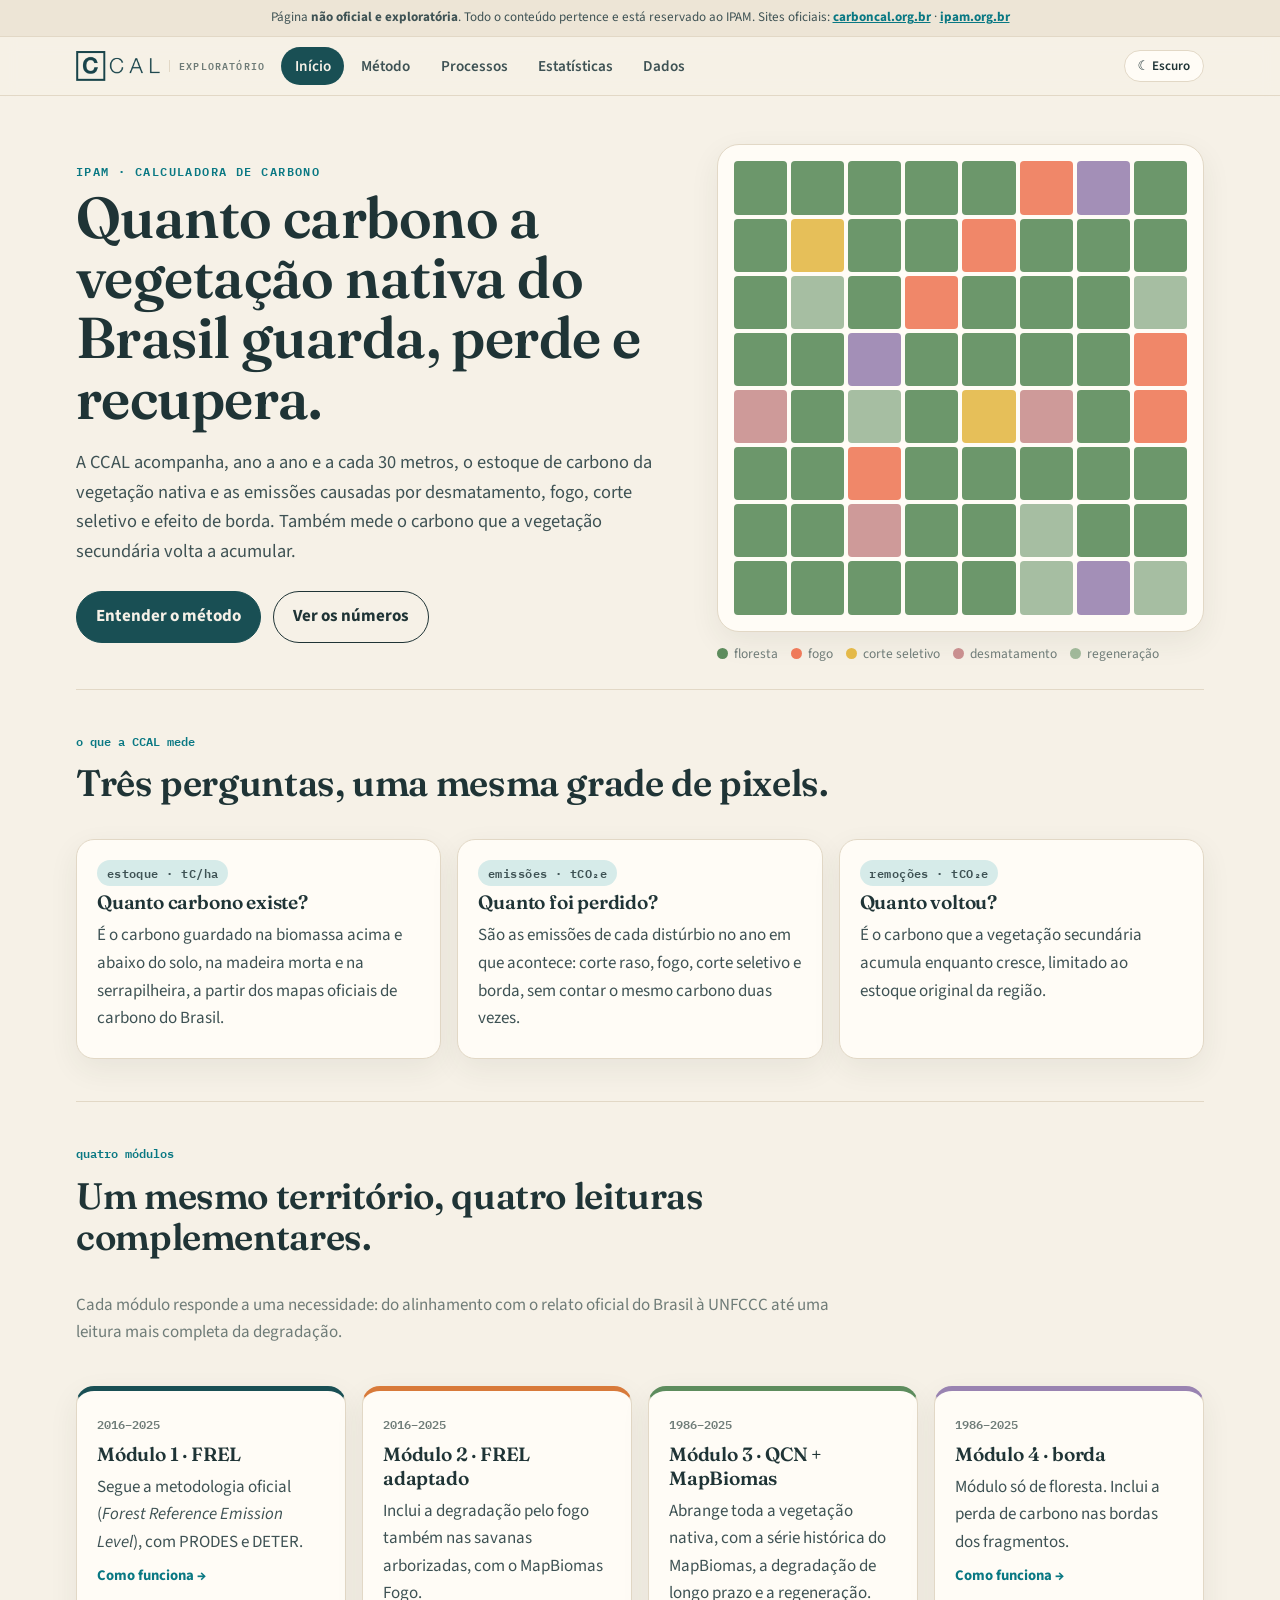
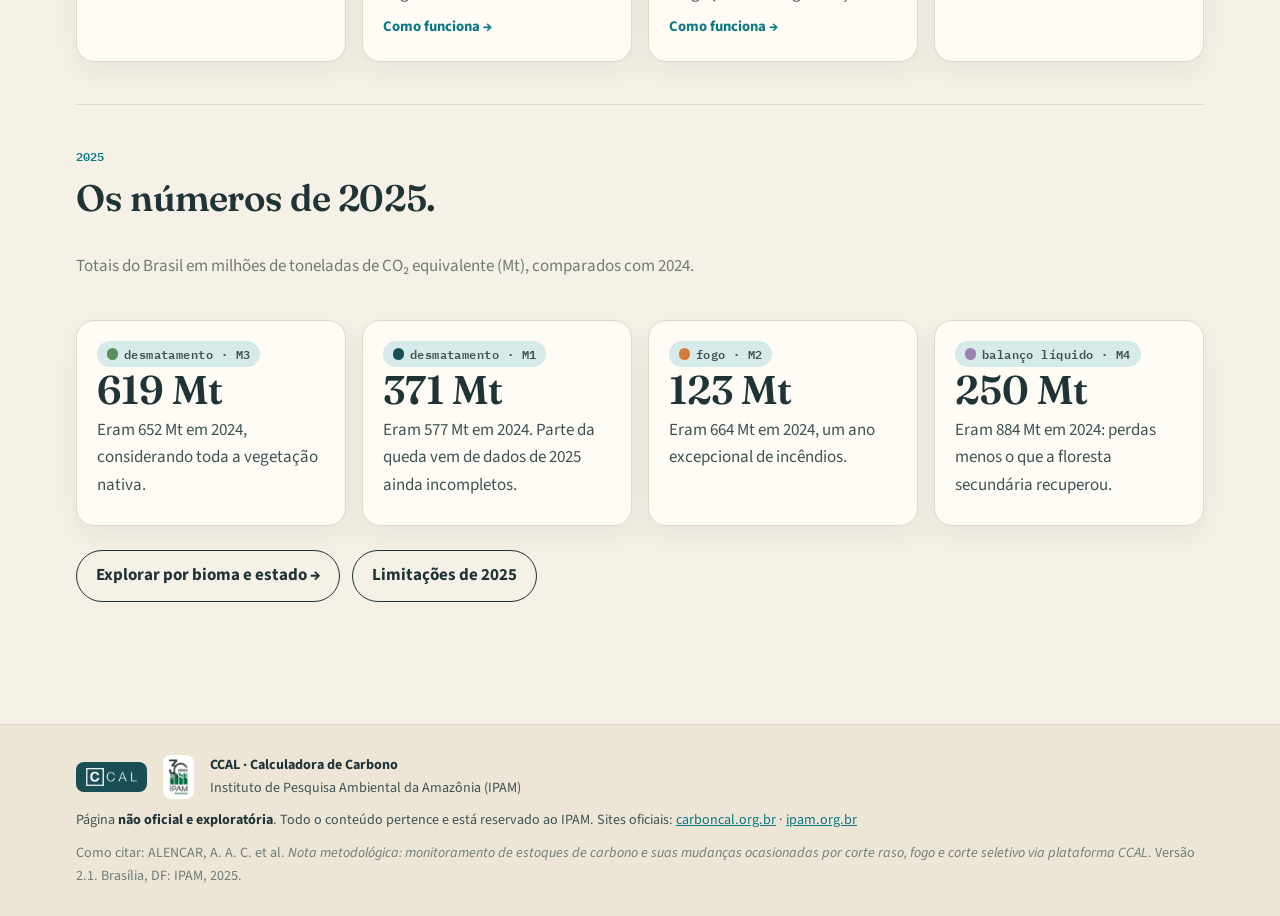
<file: docs/index.html>
<!doctype html>
<html lang="pt-BR">
<head>
<meta charset="utf-8">
<meta name="viewport" content="width=device-width, initial-scale=1">
<title>CCAL · Calculadora de Carbono</title>
<meta name="description" content="Página exploratória e não oficial sobre a Calculadora de Carbono (CCAL) do IPAM: estoques, emissões e remoções de carbono da vegetação nativa no Brasil.">
<link rel="preconnect" href="https://fonts.googleapis.com"><link rel="preconnect" href="https://fonts.gstatic.com" crossorigin>
<link href="https://fonts.googleapis.com/css2?family=Fraunces:opsz,wght@9..144,500;9..144,600&family=IBM+Plex+Mono:wght@500;600&family=Source+Sans+3:wght@400;600;700&display=swap" rel="stylesheet">
<link rel="stylesheet" href="assets/site.css">
<style>
.hero-grid{display:grid;grid-template-columns:minmax(0,1.25fr) minmax(0,1fr);gap:2rem;align-items:center;padding:3rem 0 1.5rem}
.hero-grid .hero{padding:0}
.pix{display:grid;grid-template-columns:repeat(8,1fr);gap:4px;padding:1rem;background:var(--card);border:1px solid var(--line);border-radius:22px;box-shadow:var(--shadow)}
.pix i{aspect-ratio:1;border-radius:4px;background:var(--sage);opacity:.9}
.pix i.f{background:var(--fire)}.pix i.l{background:var(--logging)}.pix i.d{background:var(--defor)}.pix i.r{background:var(--regen);opacity:.55}.pix i.e{background:var(--edge)}
.legend{display:flex;flex-wrap:wrap;gap:.8rem;margin-top:.7rem;font-size:.84rem;color:var(--muted)}
.legend span{display:inline-flex;align-items:center;gap:.35rem}
.mod{border-top:5px solid var(--c)}
.mod .yrs{font:600 .75rem var(--mono);color:var(--muted)}
@media (max-width:820px){.hero-grid{grid-template-columns:1fr}}
</style>
</head>
<body>
<script src="assets/site.js"></script>
<main>
  <div class="hero-grid">
    <section class="hero">
      <div class="eyebrow">IPAM · Calculadora de Carbono</div>
      <h1>Quanto carbono a vegetação nativa do Brasil guarda, perde e recupera.</h1>
      <p class="lead">A CCAL acompanha, ano a ano e a cada 30 metros, o estoque de carbono da vegetação nativa e as emissões causadas por desmatamento, fogo, corte seletivo e efeito de borda. Também mede o carbono que a vegetação secundária volta a acumular.</p>
      <div class="cta"><a class="btn primary" href="metodo.html">Entender o método</a><a class="btn" href="estatisticas.html">Ver os números</a></div>
    </section>
    <div aria-hidden="true">
      <div class="pix" id="pix"></div>
      <div class="legend"><span><i class="dot" style="background:var(--sage)"></i>floresta</span><span><i class="dot" style="background:var(--fire)"></i>fogo</span><span><i class="dot" style="background:var(--logging)"></i>corte seletivo</span><span><i class="dot" style="background:var(--defor)"></i>desmatamento</span><span><i class="dot" style="background:var(--regen);opacity:.55"></i>regeneração</span></div>
    </div>
  </div>

  <section class="block">
    <div class="sec-head"><span class="num">o que a CCAL mede</span><h2>Três perguntas, uma mesma grade de pixels.</h2></div>
    <div class="grid">
      <div class="card"><span class="tag">estoque · tC/ha</span><h3>Quanto carbono existe?</h3><p>É o carbono guardado na biomassa acima e abaixo do solo, na madeira morta e na serrapilheira, a partir dos mapas oficiais de carbono do Brasil.</p></div>
      <div class="card"><span class="tag">emissões · tCO₂e</span><h3>Quanto foi perdido?</h3><p>São as emissões de cada distúrbio no ano em que acontece: corte raso, fogo, corte seletivo e borda, sem contar o mesmo carbono duas vezes.</p></div>
      <div class="card"><span class="tag">remoções · tCO₂e</span><h3>Quanto voltou?</h3><p>É o carbono que a vegetação secundária acumula enquanto cresce, limitado ao estoque original da região.</p></div>
    </div>
  </section>

  <section class="block">
    <div class="sec-head"><span class="num">quatro módulos</span><h2>Um mesmo território, quatro leituras complementares.</h2>
      <p class="muted">Cada módulo responde a uma necessidade: do alinhamento com o relato oficial do Brasil à UNFCCC até uma leitura mais completa da degradação.</p></div>
    <div class="grid">
      <a class="card mod" style="--c:var(--m1)" href="metodo.html#modulos"><span class="yrs">2016–2025</span><h3>Módulo 1 · FREL</h3><p>Segue a metodologia oficial (<em>Forest Reference Emission Level</em>), com PRODES e DETER.</p><span class="go">Como funciona →</span></a>
      <a class="card mod" style="--c:var(--m2)" href="metodo.html#modulos"><span class="yrs">2016–2025</span><h3>Módulo 2 · FREL adaptado</h3><p>Inclui a degradação pelo fogo também nas savanas arborizadas, com o MapBiomas Fogo.</p><span class="go">Como funciona →</span></a>
      <a class="card mod" style="--c:var(--m3)" href="metodo.html#modulos"><span class="yrs">1986–2025</span><h3>Módulo 3 · QCN + MapBiomas</h3><p>Abrange toda a vegetação nativa, com a série histórica do MapBiomas, a degradação de longo prazo e a regeneração.</p><span class="go">Como funciona →</span></a>
      <a class="card mod" style="--c:var(--m4)" href="metodo.html#modulos"><span class="yrs">1986–2025</span><h3>Módulo 4 · borda</h3><p>Módulo só de floresta. Inclui a perda de carbono nas bordas dos fragmentos.</p><span class="go">Como funciona →</span></a>
    </div>
  </section>

  <section class="block">
    <div class="sec-head"><span class="num">2025</span><h2>Os números de 2025.</h2>
      <p class="muted">Totais do Brasil em milhões de toneladas de CO₂ equivalente (Mt), comparados com 2024.</p></div>
    <div class="grid">
      <div class="card"><span class="tag"><i class="dot" style="background:var(--m3)"></i>desmatamento · M3</span><div class="big">619 Mt</div><p>Eram 652 Mt em 2024, considerando toda a vegetação nativa.</p></div>
      <div class="card"><span class="tag"><i class="dot" style="background:var(--m1)"></i>desmatamento · M1</span><div class="big">371 Mt</div><p>Eram 577 Mt em 2024. Parte da queda vem de dados de 2025 ainda incompletos.</p></div>
      <div class="card"><span class="tag"><i class="dot" style="background:var(--m2)"></i>fogo · M2</span><div class="big">123 Mt</div><p>Eram 664 Mt em 2024, um ano excepcional de incêndios.</p></div>
      <div class="card"><span class="tag"><i class="dot" style="background:var(--m4)"></i>balanço líquido · M4</span><div class="big">250 Mt</div><p>Eram 884 Mt em 2024: perdas menos o que a floresta secundária recuperou.</p></div>
    </div>
    <p class="cta"><a class="btn" href="estatisticas.html">Explorar por bioma e estado →</a><a class="btn" href="dados.html#limitacoes">Limitações de 2025</a></p>
  </section>
</main>
<script>
(function(){var p=document.getElementById('pix'),k='ffff ll  ddd  rr  e'.split(''),h='';
for(var i=0;i<64;i++){var r=Math.random(),c=r<.07?'f':r<.12?'l':r<.2?'d':r<.25?'r':r<.28?'e':'';h+='<i class="'+c+'"></i>';}p.innerHTML=h;})();
</script>
</body>
</html>
</file>
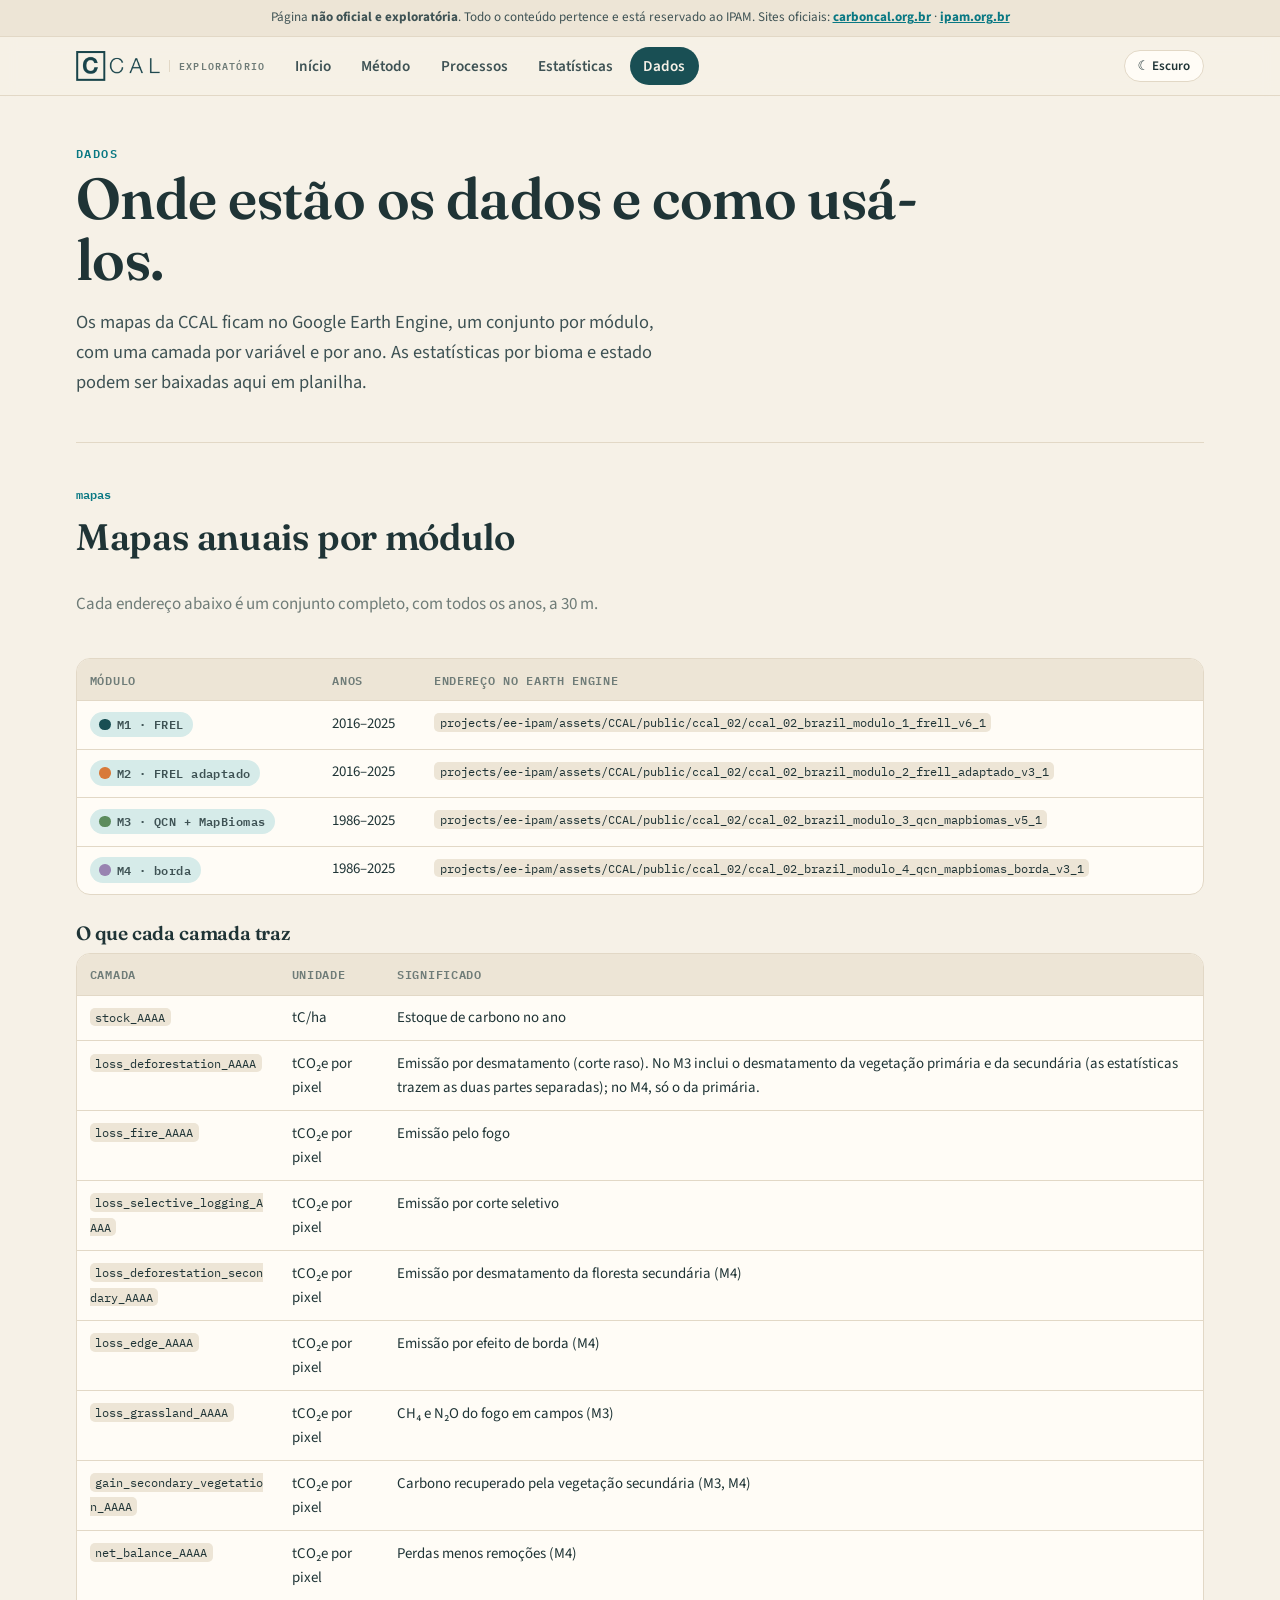
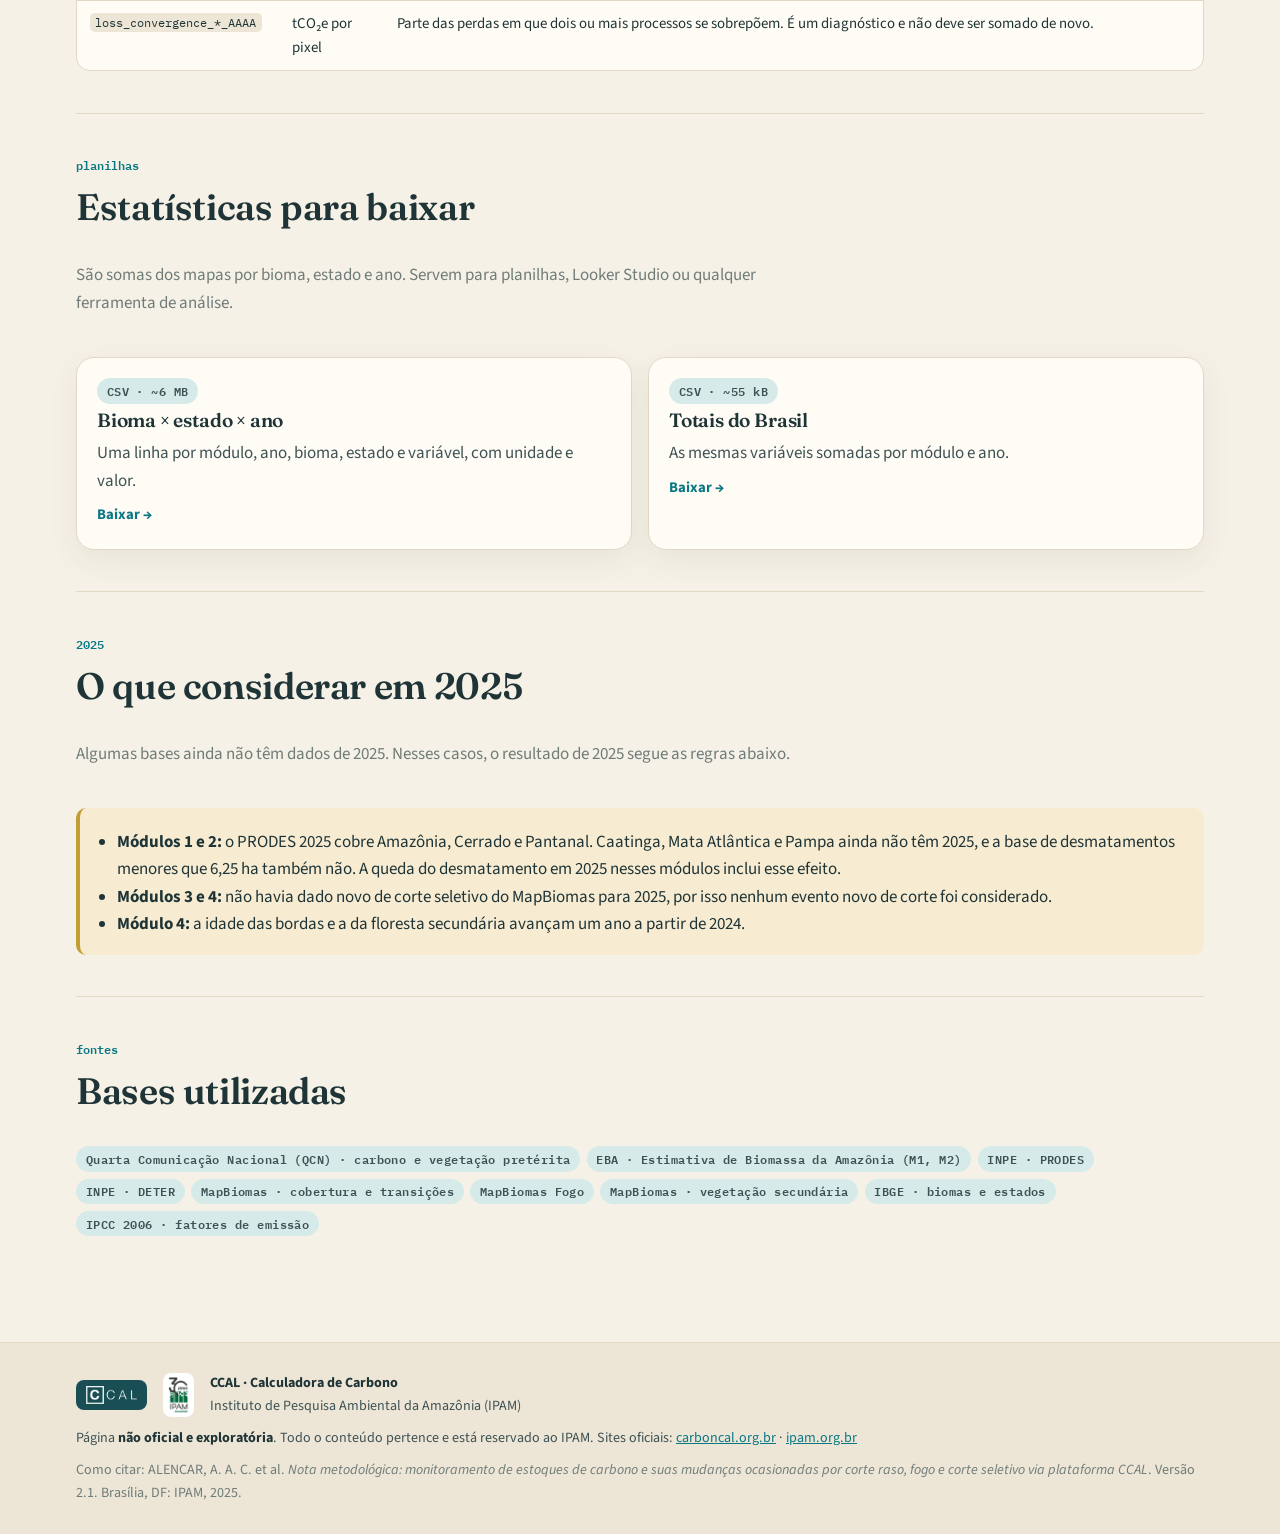
<file: docs/dados.html>
<!doctype html>
<html lang="pt-BR">
<head>
<meta charset="utf-8">
<meta name="viewport" content="width=device-width, initial-scale=1">
<title>CCAL · Dados</title>
<link rel="preconnect" href="https://fonts.googleapis.com"><link rel="preconnect" href="https://fonts.gstatic.com" crossorigin>
<link href="https://fonts.googleapis.com/css2?family=Fraunces:opsz,wght@9..144,500;9..144,600&family=IBM+Plex+Mono:wght@500;600&family=Source+Sans+3:wght@400;600;700&display=swap" rel="stylesheet">
<link rel="stylesheet" href="assets/site.css">
</head>
<body>
<script src="assets/site.js"></script>
<main>
  <section class="hero">
    <div class="eyebrow">Dados</div>
    <h1>Onde estão os dados e como usá-los.</h1>
    <p class="lead">Os mapas da CCAL ficam no Google Earth Engine, um conjunto por módulo, com uma camada por variável e por ano. As estatísticas por bioma e estado podem ser baixadas aqui em planilha.</p>
  </section>

  <section class="block">
    <div class="sec-head"><span class="num">mapas</span><h2>Mapas anuais por módulo</h2>
      <p class="muted">Cada endereço abaixo é um conjunto completo, com todos os anos, a 30 m.</p></div>
    <div class="table-wrap"><table>
      <thead><tr><th>Módulo</th><th>Anos</th><th>Endereço no Earth Engine</th></tr></thead>
      <tbody>
        <tr><td><span class="tag"><i class="dot" style="background:var(--m1)"></i>M1 · FREL</span></td><td>2016–2025</td><td><code>projects/ee-ipam/assets/CCAL/public/ccal_02/ccal_02_brazil_modulo_1_frell_v6_1</code></td></tr>
        <tr><td><span class="tag"><i class="dot" style="background:var(--m2)"></i>M2 · FREL adaptado</span></td><td>2016–2025</td><td><code>projects/ee-ipam/assets/CCAL/public/ccal_02/ccal_02_brazil_modulo_2_frell_adaptado_v3_1</code></td></tr>
        <tr><td><span class="tag"><i class="dot" style="background:var(--m3)"></i>M3 · QCN + MapBiomas</span></td><td>1986–2025</td><td><code>projects/ee-ipam/assets/CCAL/public/ccal_02/ccal_02_brazil_modulo_3_qcn_mapbiomas_v5_1</code></td></tr>
        <tr><td><span class="tag"><i class="dot" style="background:var(--m4)"></i>M4 · borda</span></td><td>1986–2025</td><td><code>projects/ee-ipam/assets/CCAL/public/ccal_02/ccal_02_brazil_modulo_4_qcn_mapbiomas_borda_v3_1</code></td></tr>
      </tbody>
    </table></div>
    <h3 style="margin-top:1.6rem">O que cada camada traz</h3>
    <div class="table-wrap"><table>
      <thead><tr><th>Camada</th><th>Unidade</th><th>Significado</th></tr></thead>
      <tbody>
        <tr><td><code>stock_AAAA</code></td><td>tC/ha</td><td>Estoque de carbono no ano</td></tr>
        <tr><td><code>loss_deforestation_AAAA</code></td><td>tCO₂e por pixel</td><td>Emissão por desmatamento (corte raso). No M3 inclui o desmatamento da vegetação primária e da secundária (as estatísticas trazem as duas partes separadas); no M4, só o da primária.</td></tr>
        <tr><td><code>loss_fire_AAAA</code></td><td>tCO₂e por pixel</td><td>Emissão pelo fogo</td></tr>
        <tr><td><code>loss_selective_logging_AAAA</code></td><td>tCO₂e por pixel</td><td>Emissão por corte seletivo</td></tr>
        <tr><td><code>loss_deforestation_secondary_AAAA</code></td><td>tCO₂e por pixel</td><td>Emissão por desmatamento da floresta secundária (M4)</td></tr>
        <tr><td><code>loss_edge_AAAA</code></td><td>tCO₂e por pixel</td><td>Emissão por efeito de borda (M4)</td></tr>
        <tr><td><code>loss_grassland_AAAA</code></td><td>tCO₂e por pixel</td><td>CH₄ e N₂O do fogo em campos (M3)</td></tr>
        <tr><td><code>gain_secondary_vegetation_AAAA</code></td><td>tCO₂e por pixel</td><td>Carbono recuperado pela vegetação secundária (M3, M4)</td></tr>
        <tr><td><code>net_balance_AAAA</code></td><td>tCO₂e por pixel</td><td>Perdas menos remoções (M4)</td></tr>
        <tr><td><code>loss_convergence_*_AAAA</code></td><td>tCO₂e por pixel</td><td>Parte das perdas em que dois ou mais processos se sobrepõem. É um diagnóstico e não deve ser somado de novo.</td></tr>
      </tbody>
    </table></div>
  </section>

  <section class="block" id="planilhas">
    <div class="sec-head"><span class="num">planilhas</span><h2>Estatísticas para baixar</h2>
      <p class="muted">São somas dos mapas por bioma, estado e ano. Servem para planilhas, Looker Studio ou qualquer ferramenta de análise.</p></div>
    <div class="grid two">
      <a class="card" href="data/ccal_estatisticas_bioma_uf.csv"><span class="tag">CSV · ~6 MB</span><h3>Bioma × estado × ano</h3><p>Uma linha por módulo, ano, bioma, estado e variável, com unidade e valor.</p><span class="go">Baixar →</span></a>
      <a class="card" href="data/ccal_estatisticas_brasil.csv"><span class="tag">CSV · ~55 kB</span><h3>Totais do Brasil</h3><p>As mesmas variáveis somadas por módulo e ano.</p><span class="go">Baixar →</span></a>
    </div>
  </section>

  <section class="block" id="limitacoes">
    <div class="sec-head"><span class="num">2025</span><h2>O que considerar em 2025</h2>
      <p class="muted">Algumas bases ainda não têm dados de 2025. Nesses casos, o resultado de 2025 segue as regras abaixo.</p></div>
    <div class="note"><ul>
      <li><strong>Módulos 1 e 2:</strong> o PRODES 2025 cobre Amazônia, Cerrado e Pantanal. Caatinga, Mata Atlântica e Pampa ainda não têm 2025, e a base de desmatamentos menores que 6,25 ha também não. A queda do desmatamento em 2025 nesses módulos inclui esse efeito.</li>
      <li><strong>Módulos 3 e 4:</strong> não havia dado novo de corte seletivo do MapBiomas para 2025, por isso nenhum evento novo de corte foi considerado.</li>
      <li><strong>Módulo 4:</strong> a idade das bordas e a da floresta secundária avançam um ano a partir de 2024.</li>
    </ul></div>
  </section>

  <section class="block">
    <div class="sec-head"><span class="num">fontes</span><h2>Bases utilizadas</h2></div>
    <div class="chips">
      <span class="tag">Quarta Comunicação Nacional (QCN) · carbono e vegetação pretérita</span><span class="tag">EBA · Estimativa de Biomassa da Amazônia (M1, M2)</span><span class="tag">INPE · PRODES</span><span class="tag">INPE · DETER</span>
      <span class="tag">MapBiomas · cobertura e transições</span><span class="tag">MapBiomas Fogo</span><span class="tag">MapBiomas · vegetação secundária</span>
      <span class="tag">IBGE · biomas e estados</span><span class="tag">IPCC 2006 · fatores de emissão</span>
    </div>
  </section>
</main>
</body>
</html>
</file>
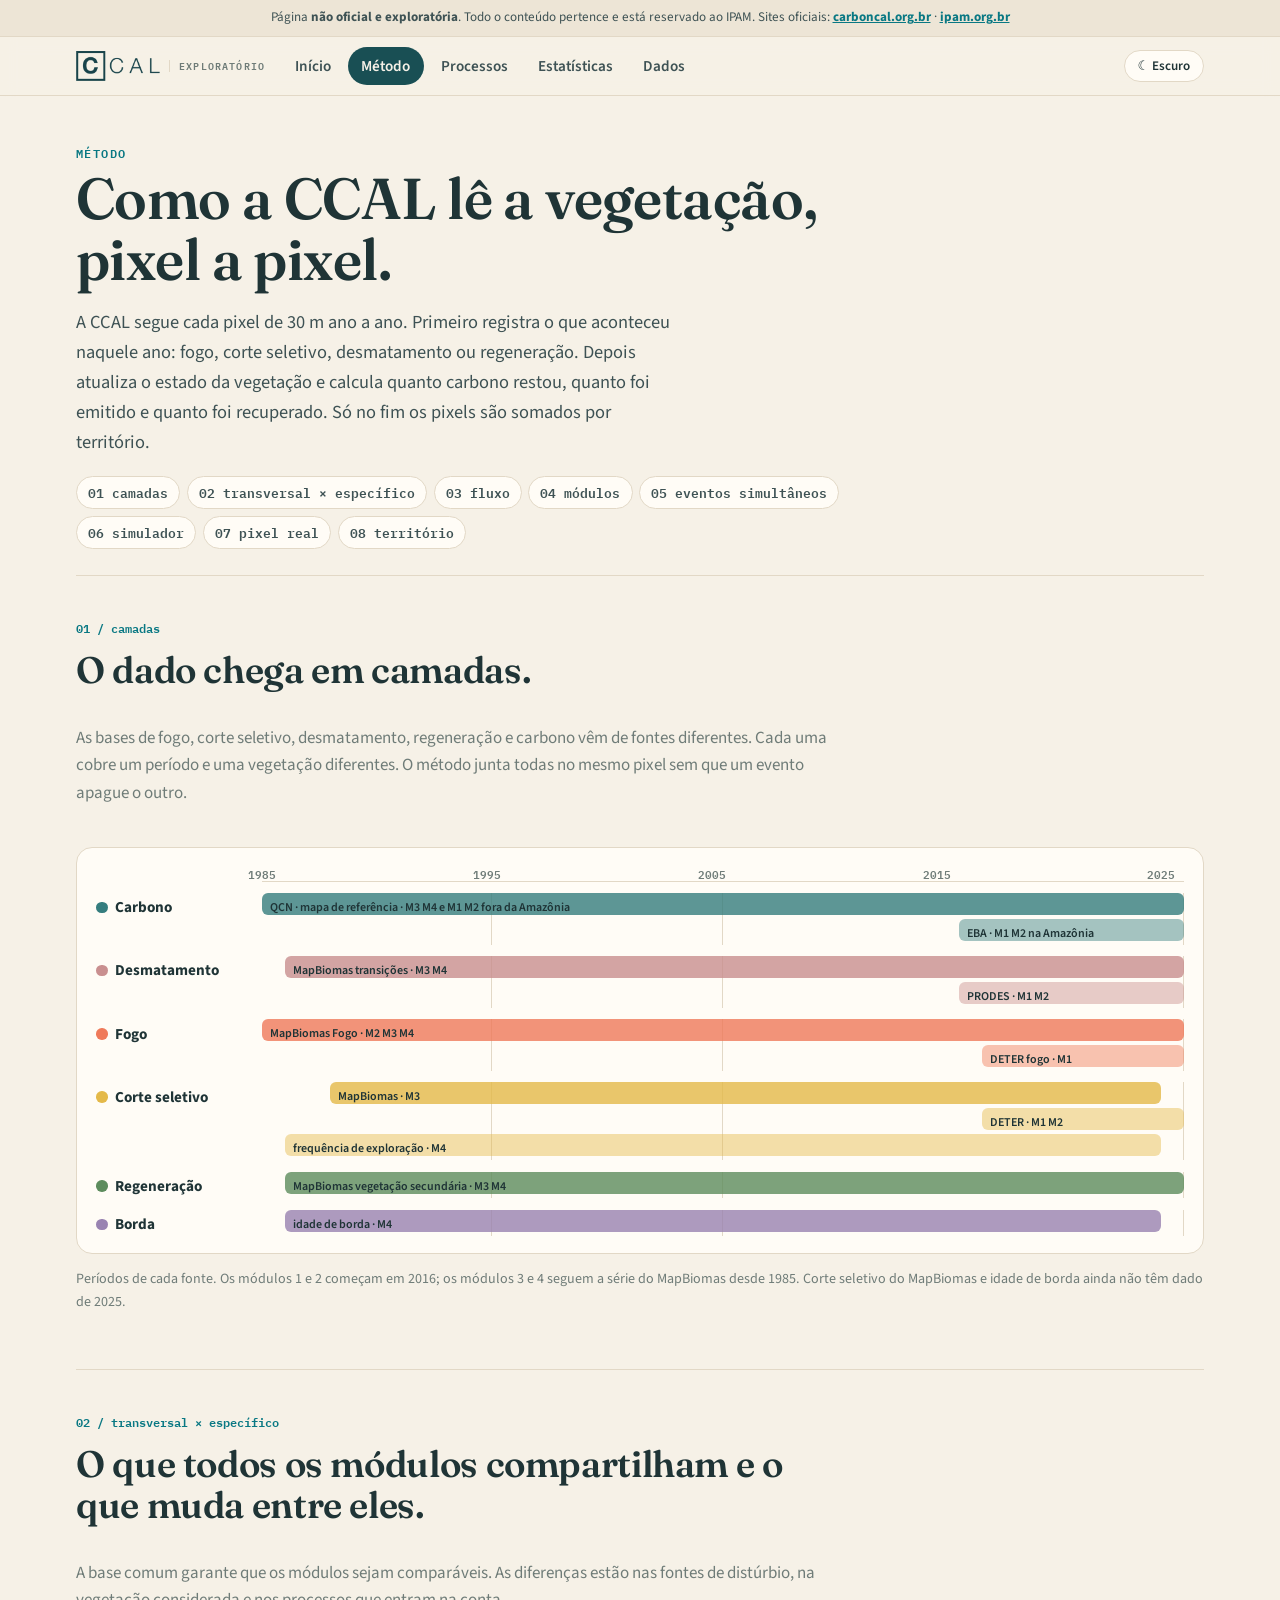
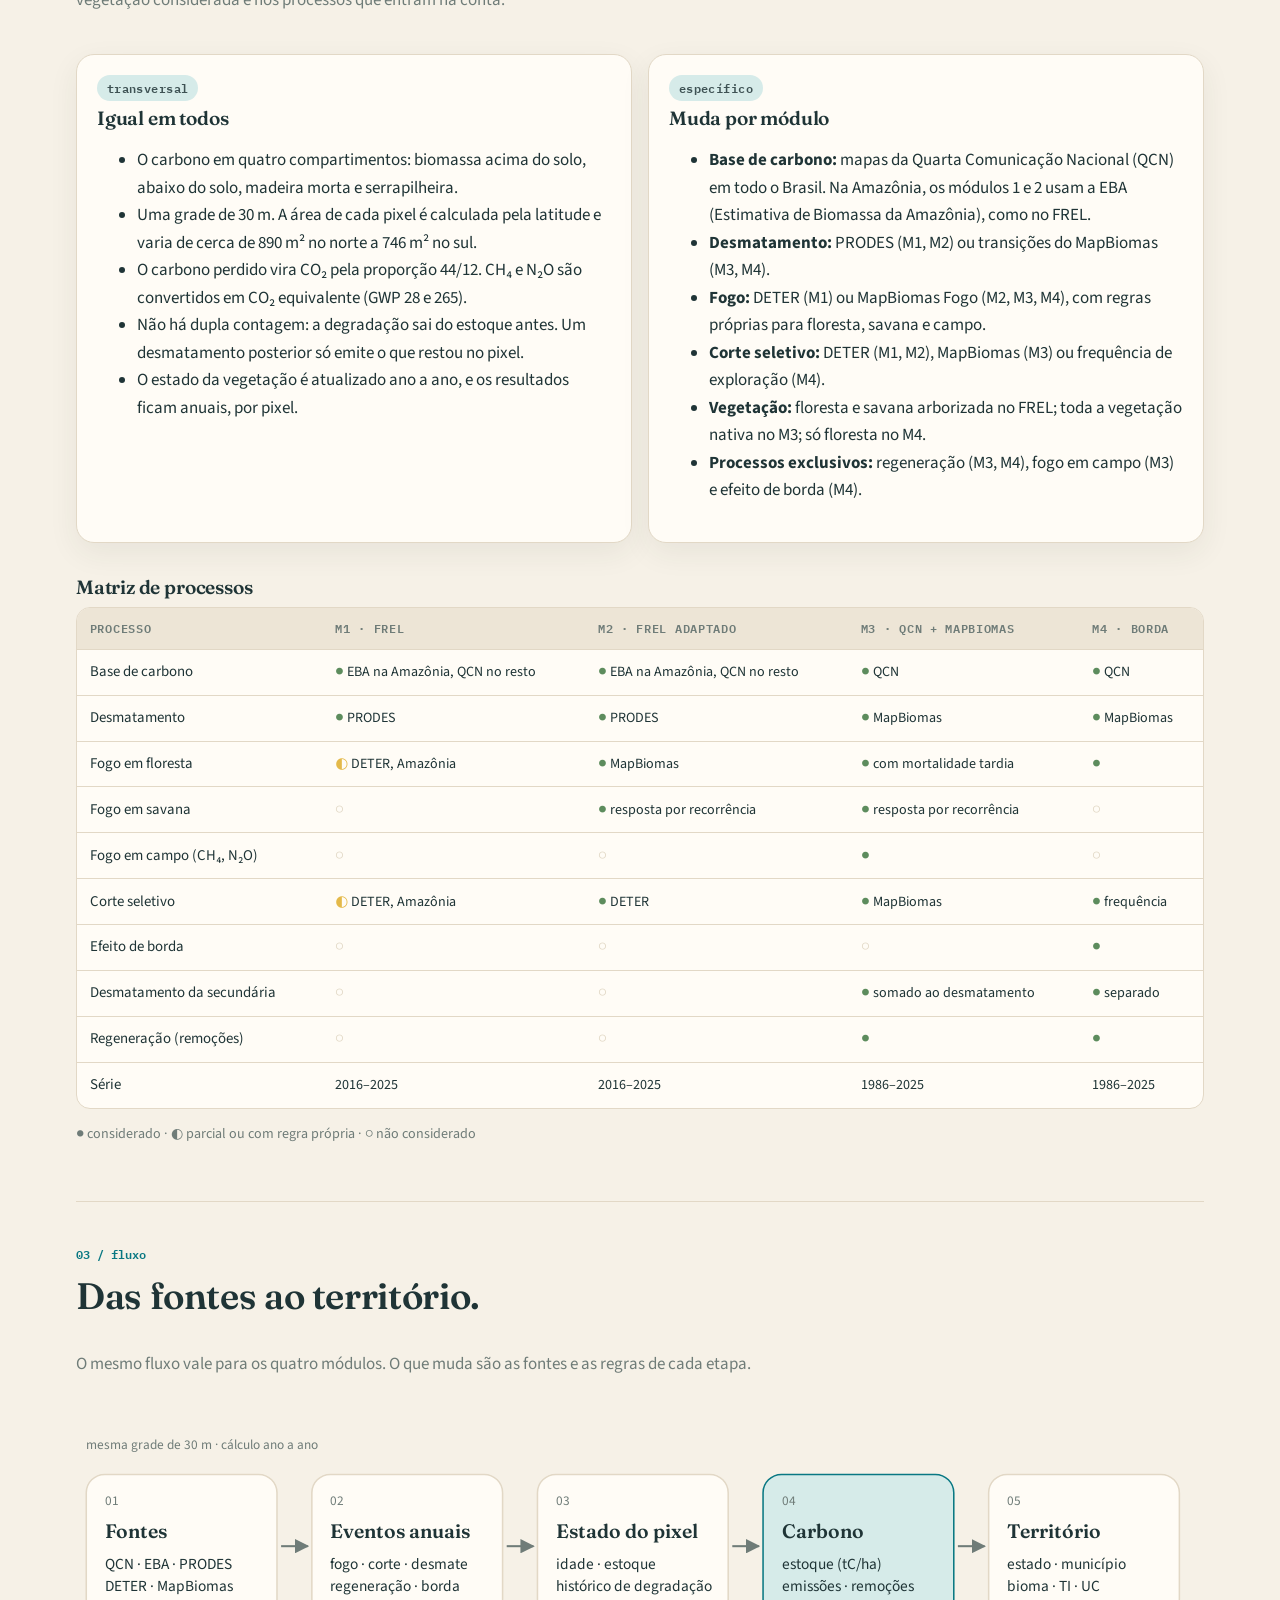
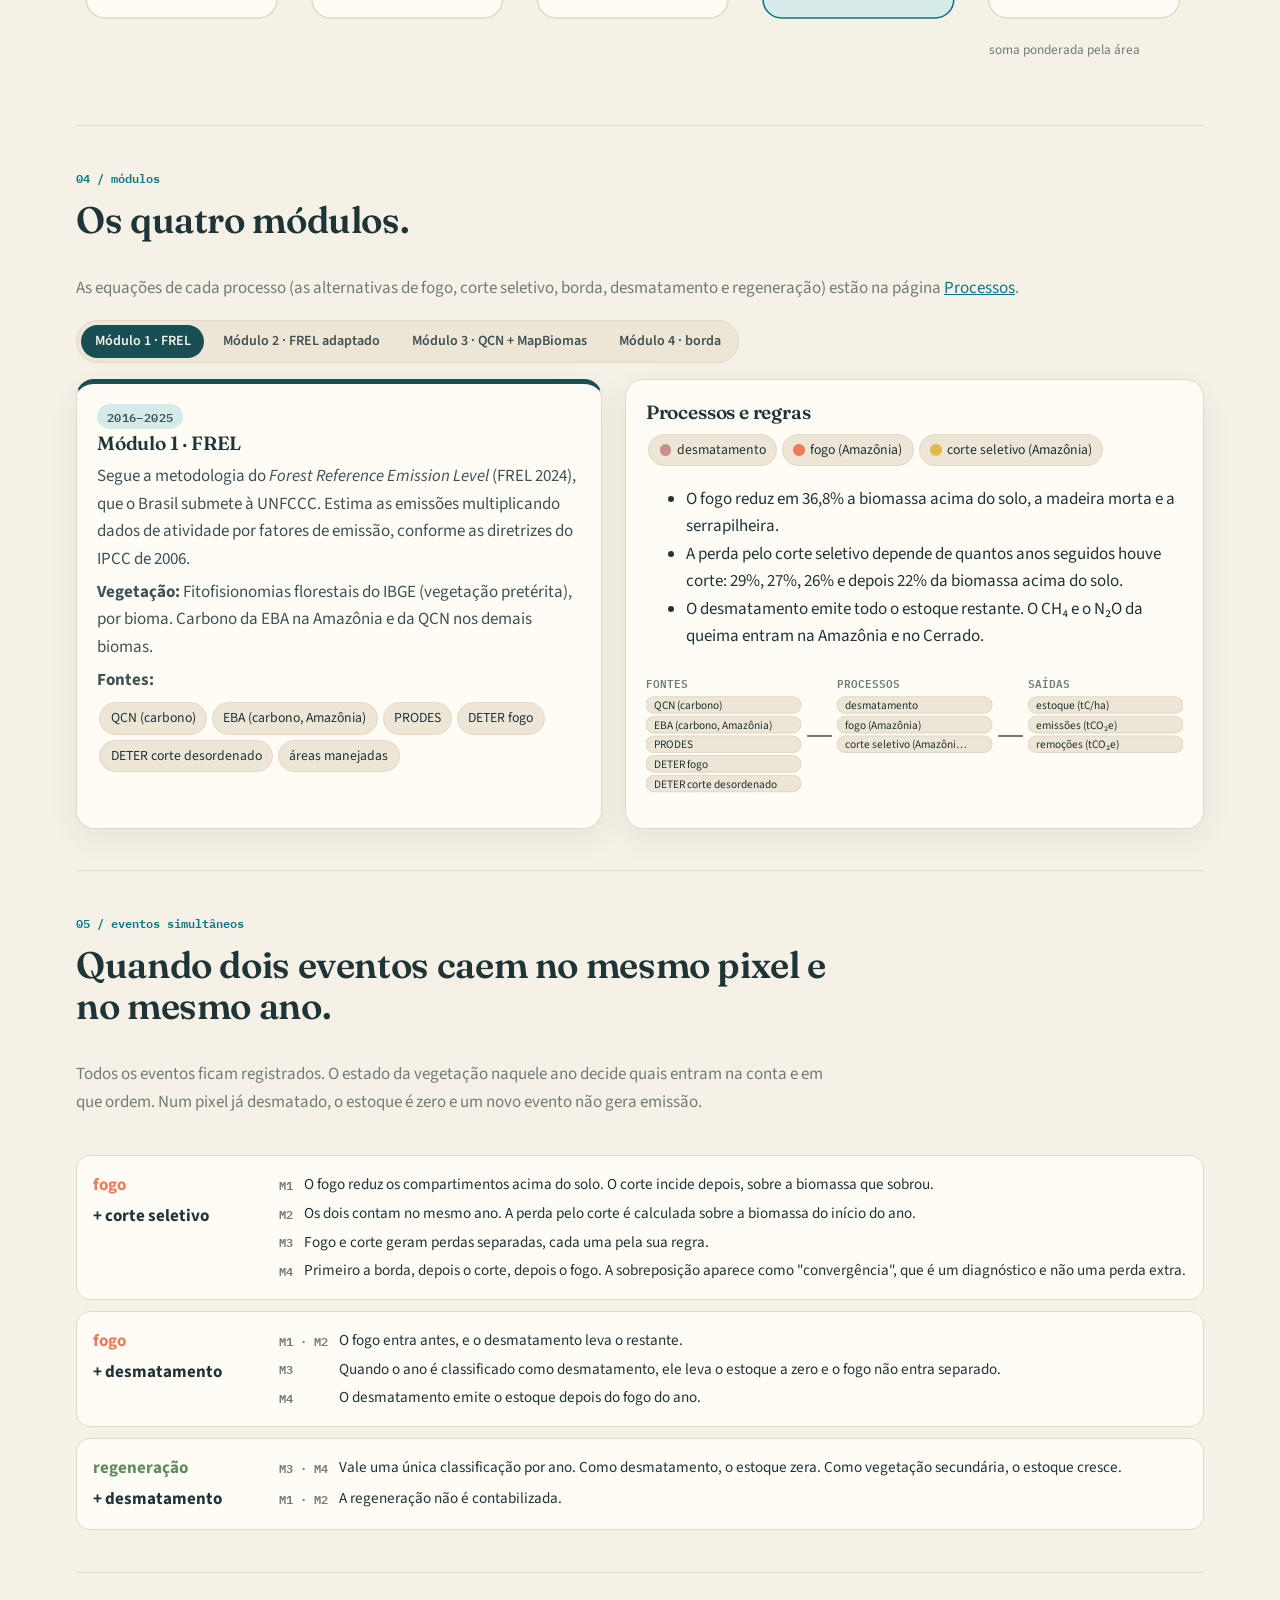
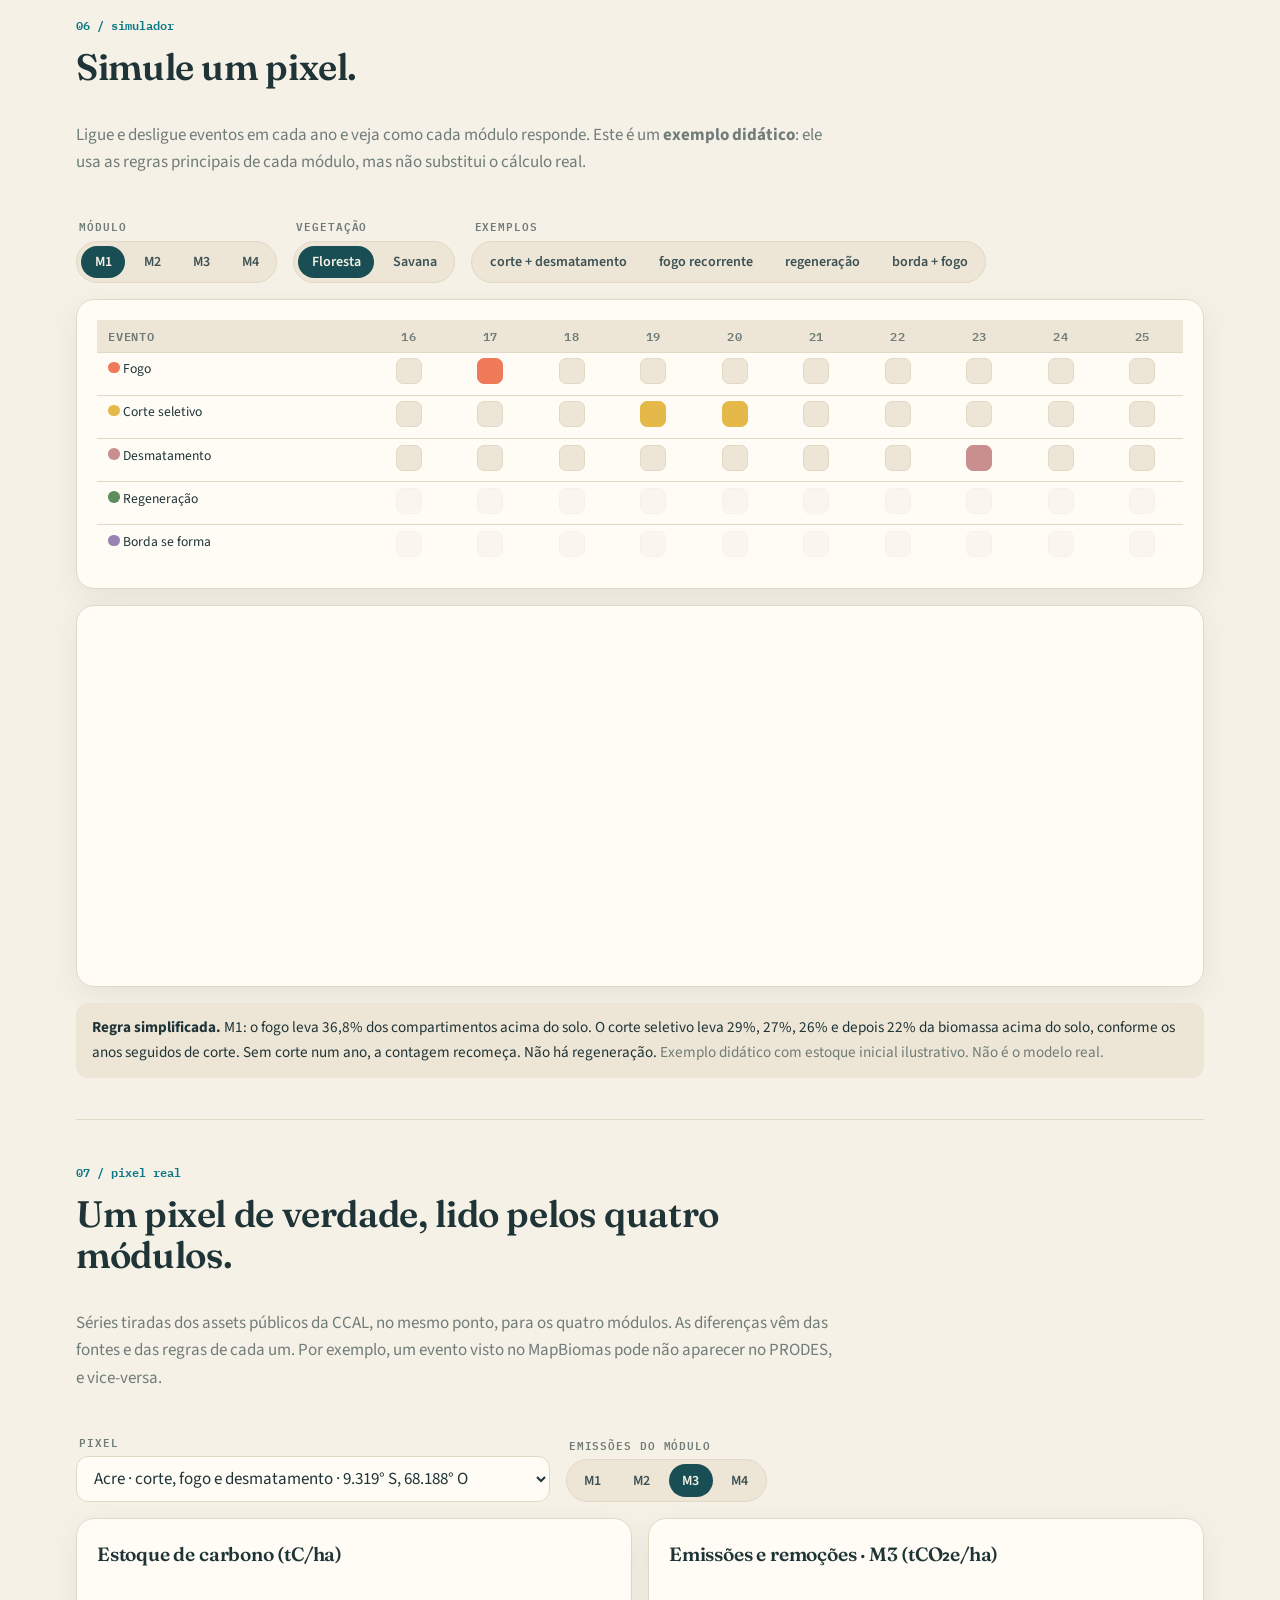
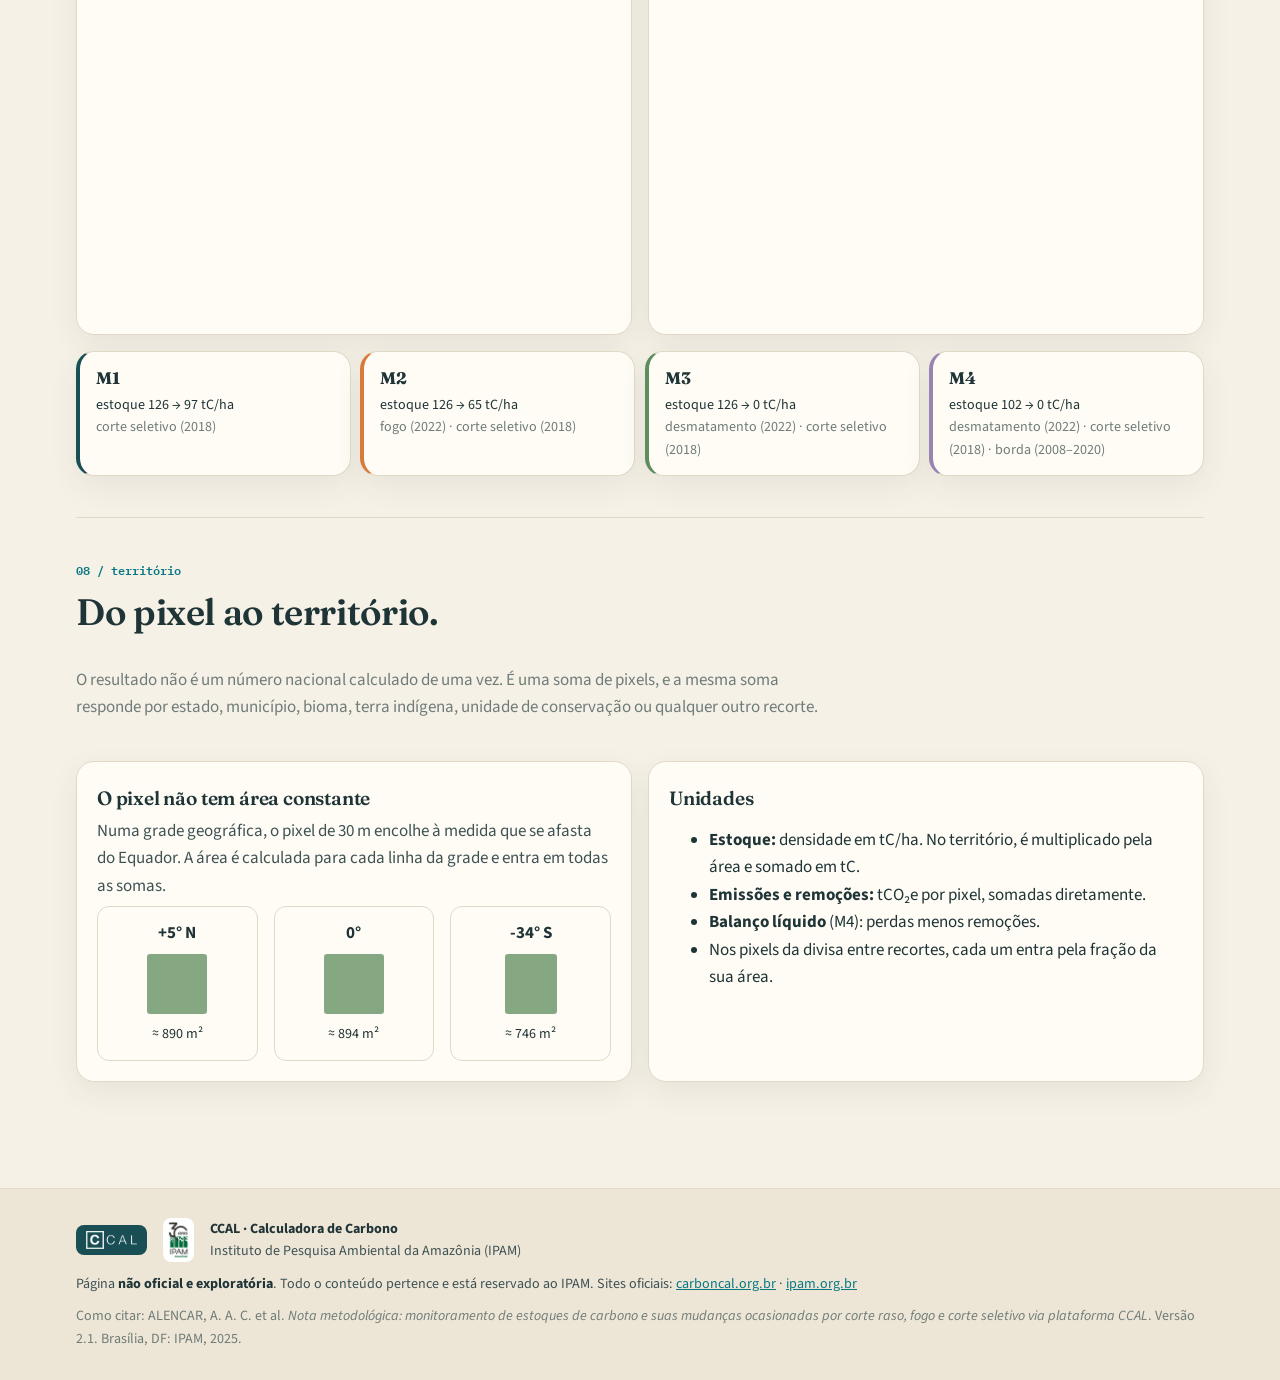
<file: docs/metodo.html>
<!doctype html>
<html lang="pt-BR">
<head>
<meta charset="utf-8">
<meta name="viewport" content="width=device-width, initial-scale=1">
<title>CCAL · Método</title>
<link rel="preconnect" href="https://fonts.googleapis.com"><link rel="preconnect" href="https://fonts.gstatic.com" crossorigin>
<link href="https://fonts.googleapis.com/css2?family=Fraunces:opsz,wght@9..144,500;9..144,600&family=IBM+Plex+Mono:wght@500;600&family=Source+Sans+3:wght@400;600;700&display=swap" rel="stylesheet">
<link rel="stylesheet" href="assets/site.css">
<style>
.toc{display:flex;flex-wrap:wrap;gap:.4rem;margin-top:1rem}
.toc a{font:600 .8rem var(--mono);text-decoration:none;padding:.3rem .7rem;border:1px solid var(--line);border-radius:99px;color:var(--ink-2);background:var(--card)}
.tlx{display:grid;grid-template-columns:150px minmax(0,1fr);gap:.7rem 1rem;align-items:start;background:var(--card);border:1px solid var(--line);border-radius:16px;padding:1rem 1.2rem}
.tlx b{display:flex;align-items:center;gap:.45rem;font-size:.95rem;padding-top:.15rem}
.axis{position:relative;height:18px;border-bottom:1px solid var(--line)}
.axis span{position:absolute;transform:translateX(-50%);font:600 .7rem var(--mono);color:var(--muted)}
.lane{position:relative;background:repeating-linear-gradient(90deg,transparent 0 calc(25% - 1px),var(--line) calc(25% - 1px) 25%)}
.seg-bar{position:absolute;height:22px;border-radius:6px;overflow:hidden;white-space:nowrap}
.seg-bar span{font-size:.75rem;padding:0 .5rem;line-height:22px;color:var(--ink);font-weight:600}
.flow svg{width:100%;height:auto}
.flow .box{fill:var(--card);stroke:var(--line);stroke-width:1.5}
.flow .boxa{fill:var(--accent-soft);stroke:var(--accent);stroke-width:1.5}
.flow text{fill:var(--ink);font-family:var(--body);font-size:15px}
.flow .t{font-family:var(--display);font-size:19px;font-weight:600}
.flow .s{fill:var(--muted);font-size:13px}
.flow .arrow{stroke:var(--muted);stroke-width:2;fill:none;marker-end:url(#ah)}
.flow #ah path{fill:var(--muted)}
.mx td.c{text-align:center;font-size:1.05rem}
.mx .yes{color:var(--sage)}.mx .part{color:var(--ochre)}.mx .no{color:var(--line)}
.panel{display:grid;grid-template-columns:minmax(0,1fr) minmax(0,1.1fr);gap:1.4rem;margin-top:1rem}
.panel h3{margin-top:0}
.pchip{display:inline-flex;align-items:center;gap:.35rem;padding:.25rem .65rem;border-radius:99px;border:1px solid var(--line);background:var(--paper-2);font-size:.86rem;margin:.15rem}
.rules{display:grid;gap:.7rem}
.rule{display:grid;grid-template-columns:170px 1fr;gap:1rem;background:var(--card);border:1px solid var(--line);border-radius:14px;padding:1rem}
.rule .pair{font-weight:700;display:flex;flex-direction:column;gap:.2rem}
.rule dl{margin:0;display:grid;grid-template-columns:auto 1fr;gap:.25rem .7rem;font-size:.95rem}
.rule dt{font:600 .78rem var(--mono);color:var(--muted);padding-top:.15rem}
.rule dd{margin:0}
.sim{display:grid;grid-template-columns:minmax(0,1fr);gap:1rem}
.ctrl{display:flex;flex-wrap:wrap;gap:1rem;align-items:flex-end}
.tl{overflow-x:auto}
.tl table{min-width:640px;font-size:.85rem}
.tl th,.tl td{padding:.35rem .3rem;text-align:center}
.tl th:first-child,.tl td:first-child{text-align:left;padding-left:.7rem;white-space:nowrap}
.tl button{width:26px;height:26px;border-radius:7px;border:1px solid var(--line);background:var(--paper-2);cursor:pointer}
.tl button[aria-pressed=true]{background:var(--c);border-color:var(--c)}
.tl button:disabled{opacity:.25;cursor:not-allowed}
.why{background:var(--paper-2);border-radius:12px;padding:.8rem 1rem;font-size:.95rem}
.pxsum{display:grid;grid-template-columns:repeat(auto-fit,minmax(200px,1fr));gap:.6rem}
.pxsum .card{padding:.8rem 1rem}
.pxsum .card b{font-family:var(--display);font-size:1.05rem}
.area-demo{display:grid;grid-template-columns:repeat(3,1fr);gap:1rem;text-align:center;max-width:620px}
.area-demo div{background:var(--card);border:1px solid var(--line);border-radius:12px;padding:.8rem}
.area-demo i{display:block;margin:.4rem auto;background:var(--sage);opacity:.75;border-radius:3px}
@media (max-width:640px){.tlx{grid-template-columns:1fr;padding:.8rem}.tlx>div:first-child{display:none}.tlx b{margin-top:.4rem}.seg-bar span{font-size:.68rem}.flow svg{min-width:760px}.flow{overflow-x:auto}}
@media (max-width:820px){.panel{grid-template-columns:1fr}.rule{grid-template-columns:1fr}}
</style>
</head>
<body>
<script src="assets/site.js"></script>
<main>
  <section class="hero">
    <div class="eyebrow">Método</div>
    <h1>Como a CCAL lê a vegetação, pixel a pixel.</h1>
    <p class="lead">A CCAL segue cada pixel de 30 m ano a ano. Primeiro registra o que aconteceu naquele ano: fogo, corte seletivo, desmatamento ou regeneração. Depois atualiza o estado da vegetação e calcula quanto carbono restou, quanto foi emitido e quanto foi recuperado. Só no fim os pixels são somados por território.</p>
    <nav class="toc" aria-label="Seções">
      <a href="#camadas">01 camadas</a><a href="#transversal">02 transversal × específico</a><a href="#fluxo">03 fluxo</a><a href="#modulos">04 módulos</a><a href="#simultaneos">05 eventos simultâneos</a><a href="#simulador">06 simulador</a><a href="#real">07 pixel real</a><a href="#territorio">08 território</a>
    </nav>
  </section>

  <section class="block" id="camadas">
    <div class="sec-head"><span class="num">01 / camadas</span><h2>O dado chega em camadas.</h2>
      <p class="muted">As bases de fogo, corte seletivo, desmatamento, regeneração e carbono vêm de fontes diferentes. Cada uma cobre um período e uma vegetação diferentes. O método junta todas no mesmo pixel sem que um evento apague o outro.</p></div>
    <div class="layers" id="layers"></div>
    <p class="small muted">Períodos de cada fonte. Os módulos 1 e 2 começam em 2016; os módulos 3 e 4 seguem a série do MapBiomas desde 1985. Corte seletivo do MapBiomas e idade de borda ainda não têm dado de 2025.</p>
  </section>

  <section class="block" id="transversal">
    <div class="sec-head"><span class="num">02 / transversal × específico</span><h2>O que todos os módulos compartilham e o que muda entre eles.</h2>
      <p class="muted">A base comum garante que os módulos sejam comparáveis. As diferenças estão nas fontes de distúrbio, na vegetação considerada e nos processos que entram na conta.</p></div>
    <div class="grid two">
      <div class="card"><span class="tag">transversal</span><h3>Igual em todos</h3>
        <ul>
          <li>O carbono em quatro compartimentos: biomassa acima do solo, abaixo do solo, madeira morta e serrapilheira.</li>
          <li>Uma grade de 30 m. A área de cada pixel é calculada pela latitude e varia de cerca de 890 m² no norte a 746 m² no sul.</li>
          <li>O carbono perdido vira CO₂ pela proporção 44/12. CH₄ e N₂O são convertidos em CO₂ equivalente (GWP 28 e 265).</li>
          <li>Não há dupla contagem: a degradação sai do estoque antes. Um desmatamento posterior só emite o que restou no pixel.</li>
          <li>O estado da vegetação é atualizado ano a ano, e os resultados ficam anuais, por pixel.</li>
        </ul></div>
      <div class="card"><span class="tag">específico</span><h3>Muda por módulo</h3>
        <ul>
          <li><strong>Base de carbono:</strong> mapas da Quarta Comunicação Nacional (QCN) em todo o Brasil. Na Amazônia, os módulos 1 e 2 usam a EBA (Estimativa de Biomassa da Amazônia), como no FREL.</li>
          <li><strong>Desmatamento:</strong> PRODES (M1, M2) ou transições do MapBiomas (M3, M4).</li>
          <li><strong>Fogo:</strong> DETER (M1) ou MapBiomas Fogo (M2, M3, M4), com regras próprias para floresta, savana e campo.</li>
          <li><strong>Corte seletivo:</strong> DETER (M1, M2), MapBiomas (M3) ou frequência de exploração (M4).</li>
          <li><strong>Vegetação:</strong> floresta e savana arborizada no FREL; toda a vegetação nativa no M3; só floresta no M4.</li>
          <li><strong>Processos exclusivos:</strong> regeneração (M3, M4), fogo em campo (M3) e efeito de borda (M4).</li>
        </ul></div>
    </div>
    <h3 style="margin-top:2rem">Matriz de processos</h3>
    <div class="table-wrap"><table class="mx">
      <thead><tr><th>Processo</th><th>M1 · FREL</th><th>M2 · FREL adaptado</th><th>M3 · QCN + MapBiomas</th><th>M4 · borda</th></tr></thead>
      <tbody id="mx"></tbody>
    </table></div>
    <p class="small muted">● considerado · ◐ parcial ou com regra própria · ○ não considerado</p>
  </section>

  <section class="block flow" id="fluxo">
    <div class="sec-head"><span class="num">03 / fluxo</span><h2>Das fontes ao território.</h2>
      <p class="muted">O mesmo fluxo vale para os quatro módulos. O que muda são as fontes e as regras de cada etapa.</p></div>
    <svg viewBox="0 0 1100 250" role="img" aria-label="Fluxo: fontes, eventos anuais, estado do pixel, carbono, território">
      <defs><marker id="ah" viewBox="0 0 10 10" refX="9" refY="5" markerWidth="7" markerHeight="7" orient="auto"><path d="M0,0 L10,5 L0,10 z"/></marker></defs>
      <g id="flowg"></g>
    </svg>
  </section>

  <section class="block" id="modulos">
    <div class="sec-head"><span class="num">04 / módulos</span><h2>Os quatro módulos.</h2></div>
    <p class="muted">As equações de cada processo (as alternativas de fogo, corte seletivo, borda, desmatamento e regeneração) estão na página <a href="processos.html">Processos</a>.</p>
    <div class="seg" id="modSeg" role="group" aria-label="Módulo"></div>
    <div class="panel" id="modPanel"></div>
  </section>

  <section class="block" id="simultaneos">
    <div class="sec-head"><span class="num">05 / eventos simultâneos</span><h2>Quando dois eventos caem no mesmo pixel e no mesmo ano.</h2>
      <p class="muted">Todos os eventos ficam registrados. O estado da vegetação naquele ano decide quais entram na conta e em que ordem. Num pixel já desmatado, o estoque é zero e um novo evento não gera emissão.</p></div>
    <div class="rules">
      <div class="rule"><div class="pair"><span style="color:var(--fire)">fogo</span><span>+ corte seletivo</span></div>
        <dl><dt>M1</dt><dd>O fogo reduz os compartimentos acima do solo. O corte incide depois, sobre a biomassa que sobrou.</dd>
            <dt>M2</dt><dd>Os dois contam no mesmo ano. A perda pelo corte é calculada sobre a biomassa do início do ano.</dd>
            <dt>M3</dt><dd>Fogo e corte geram perdas separadas, cada uma pela sua regra.</dd>
            <dt>M4</dt><dd>Primeiro a borda, depois o corte, depois o fogo. A sobreposição aparece como "convergência", que é um diagnóstico e não uma perda extra.</dd></dl></div>
      <div class="rule"><div class="pair"><span style="color:var(--fire)">fogo</span><span>+ desmatamento</span></div>
        <dl><dt>M1 · M2</dt><dd>O fogo entra antes, e o desmatamento leva o restante.</dd>
            <dt>M3</dt><dd>Quando o ano é classificado como desmatamento, ele leva o estoque a zero e o fogo não entra separado.</dd>
            <dt>M4</dt><dd>O desmatamento emite o estoque depois do fogo do ano.</dd></dl></div>
      <div class="rule"><div class="pair"><span style="color:var(--regen)">regeneração</span><span>+ desmatamento</span></div>
        <dl><dt>M3 · M4</dt><dd>Vale uma única classificação por ano. Como desmatamento, o estoque zera. Como vegetação secundária, o estoque cresce.</dd>
            <dt>M1 · M2</dt><dd>A regeneração não é contabilizada.</dd></dl></div>
    </div>
  </section>

  <section class="block" id="simulador">
    <div class="sec-head"><span class="num">06 / simulador</span><h2>Simule um pixel.</h2>
      <p class="muted">Ligue e desligue eventos em cada ano e veja como cada módulo responde. Este é um <strong>exemplo didático</strong>: ele usa as regras principais de cada módulo, mas não substitui o cálculo real.</p></div>
    <div class="sim">
      <div class="ctrl">
        <div><span class="flabel">Módulo</span><div class="seg" id="simMod"></div></div>
        <div><span class="flabel">Vegetação</span><div class="seg" id="simVeg"></div></div>
        <div><span class="flabel">Exemplos</span><div class="seg" id="simPreset"></div></div>
      </div>
      <div class="card tl"><table id="simTl"></table></div>
      <div class="card"><div class="chart-box"><canvas id="simChart"></canvas></div></div>
      <div class="why" id="simWhy"></div>
    </div>
  </section>

  <section class="block" id="real">
    <div class="sec-head"><span class="num">07 / pixel real</span><h2>Um pixel de verdade, lido pelos quatro módulos.</h2>
      <p class="muted">Séries tiradas dos assets públicos da CCAL, no mesmo ponto, para os quatro módulos. As diferenças vêm das fontes e das regras de cada um. Por exemplo, um evento visto no MapBiomas pode não aparecer no PRODES, e vice-versa.</p></div>
    <div class="ctrl"><div><span class="flabel">Pixel</span><select id="pxSel" style="padding:.55rem .8rem;border-radius:12px;border:1px solid var(--line);background:var(--card);color:var(--ink);font:inherit;max-width:100%"></select></div>
      <div><span class="flabel">Emissões do módulo</span><div class="seg" id="pxMod"></div></div></div>
    <div class="grid two" style="margin-top:1rem">
      <div class="card"><h3>Estoque de carbono (tC/ha)</h3><div class="chart-box"><canvas id="pxStock"></canvas></div></div>
      <div class="card"><h3 id="pxEmTitle">Emissões e remoções (tCO₂e/ha)</h3><div class="chart-box"><canvas id="pxEm"></canvas></div></div>
    </div>
    <div class="pxsum" id="pxSum" style="margin-top:1rem"></div>
  </section>

  <section class="block" id="territorio">
    <div class="sec-head"><span class="num">08 / território</span><h2>Do pixel ao território.</h2>
      <p class="muted">O resultado não é um número nacional calculado de uma vez. É uma soma de pixels, e a mesma soma responde por estado, município, bioma, terra indígena, unidade de conservação ou qualquer outro recorte.</p></div>
    <div class="grid two">
      <div class="card"><h3>O pixel não tem área constante</h3><p>Numa grade geográfica, o pixel de 30 m encolhe à medida que se afasta do Equador. A área é calculada para cada linha da grade e entra em todas as somas.</p>
        <div class="area-demo"><div><b>+5° N</b><i style="width:60px;height:60px"></i><span class="small">≈ 890 m²</span></div><div><b>0°</b><i style="width:60px;height:60px"></i><span class="small">≈ 894 m²</span></div><div><b>-34° S</b><i style="width:52px;height:60px"></i><span class="small">≈ 746 m²</span></div></div></div>
      <div class="card"><h3>Unidades</h3>
        <ul><li><strong>Estoque:</strong> densidade em tC/ha. No território, é multiplicado pela área e somado em tC.</li>
            <li><strong>Emissões e remoções:</strong> tCO₂e por pixel, somadas diretamente.</li>
            <li><strong>Balanço líquido</strong> (M4): perdas menos remoções.</li>
            <li>Nos pixels da divisa entre recortes, cada um entra pela fração da sua área.</li></ul></div>
    </div>
  </section>
</main>
<script src="assets/chart.umd.min.js"></script>
<script>
const C = n => window.ccalColor(n);
const $ = id => document.getElementById(id);
function seg(el, items, value, onChange) {
  el.innerHTML = items.map(([v, l, dis]) => `<button type="button" data-v="${v}" aria-pressed="${v === value}" ${dis ? 'disabled' : ''}>${l}</button>`).join('');
  el.onclick = e => { const b = e.target.closest('button'); if (!b || b.disabled) return; onChange(b.dataset.v); };
}

/* 01 camadas: linha do tempo 1985–2025 */
const LAYERS = [
  ['Carbono', 'stock', [['QCN · mapa de referência · M3 M4 e M1 M2 fora da Amazônia', 1985, 2025, 'all'], ['EBA · M1 M2 na Amazônia', 2016, 2025, 'm12']]],
  ['Desmatamento', 'defor', [['MapBiomas transições · M3 M4', 1986, 2025, 'm34'], ['PRODES · M1 M2', 2016, 2025, 'm12']]],
  ['Fogo', 'fire', [['MapBiomas Fogo · M2 M3 M4', 1985, 2025, 'm234'], ['DETER fogo · M1', 2017, 2025, 'm12']]],
  ['Corte seletivo', 'logging', [['MapBiomas · M3', 1988, 2024, 'm34'], ['DETER · M1 M2', 2017, 2025, 'm12'], ['frequência de exploração · M4', 1986, 2024, 'm4']]],
  ['Regeneração', 'regen', [['MapBiomas vegetação secundária · M3 M4', 1986, 2025, 'm34']]],
  ['Borda', 'edge', [['idade de borda · M4', 1986, 2024, 'm4']]],
];
(function () {
  const X = y => ((y - 1985) / 41 * 100).toFixed(2) + "%";
  let h = '<div class="tlx"><div></div><div class="axis">' + [1985, 1995, 2005, 2015, 2025].map(y => `<span style="left:${X(y)}">${y}</span>`).join('') + '</div>';
  LAYERS.forEach(([n, c, segs]) => {
    h += `<b><i class="dot" style="background:var(--${c})"></i>${n}</b><div class="lane">` + segs.map(([l, a, z], i) =>
      `<div class="seg-bar" style="left:${X(a)};width:calc(${X(z + 1)} - ${X(a)});top:${i * 26}px;background:color-mix(in srgb,var(--${c}) ${i ? 45 : 80}%,transparent)"><span>${l}</span></div>`).join('') + `</div>`;
    h += '';
  });
  $('layers').innerHTML = h + '</div>';
  document.querySelectorAll('#layers .lane').forEach(el => el.style.height = (el.children.length * 26) + 'px');
})();
/* 02 matriz */
const MX = [
  ['Base de carbono', '● EBA na Amazônia, QCN no resto', '● EBA na Amazônia, QCN no resto', '● QCN', '● QCN'],
  ['Desmatamento', '● PRODES', '● PRODES', '● MapBiomas', '● MapBiomas'],
  ['Fogo em floresta', '◐ DETER, Amazônia', '● MapBiomas', '● com mortalidade tardia', '●'],
  ['Fogo em savana', '○', '● resposta por recorrência', '● resposta por recorrência', '○'],
  ['Fogo em campo (CH₄, N₂O)', '○', '○', '●', '○'],
  ['Corte seletivo', '◐ DETER, Amazônia', '● DETER', '● MapBiomas', '● frequência'],
  ['Efeito de borda', '○', '○', '○', '●'],
  ['Desmatamento da secundária', '○', '○', '● somado ao desmatamento', '● separado'],
  ['Regeneração (remoções)', '○', '○', '●', '●'],
  ['Série', '2016–2025', '2016–2025', '1986–2025', '1986–2025'],
];
$('mx').innerHTML = MX.map(r => '<tr>' + r.map((v, i) => {
  if (!i) return `<td>${v}</td>`;
  const k = v.startsWith('●') ? 'yes' : v.startsWith('◐') ? 'part' : v.startsWith('○') ? 'no' : '';
  const sym = v.slice(0, 1), rest = /^[●◐○]/.test(v) ? v.slice(1) : v;
  return `<td>${k ? `<span class="${k}">${sym}</span>` : ''}<span class="small">${rest}</span></td>`;
}).join('') + '</tr>').join('');

/* 03 fluxo */
(function () {
  const steps = [['Fontes', 'QCN · EBA · PRODES', 'DETER · MapBiomas'], ['Eventos anuais', 'fogo · corte · desmate', 'regeneração · borda'], ['Estado do pixel', 'idade · estoque', 'histórico de degradação'], ['Carbono', 'estoque (tC/ha)', 'emissões · remoções'], ['Território', 'estado · município', 'bioma · TI · UC']];
  const w = 186, gap = 34, y = 55, h = 140;
  let s = '';
  steps.forEach(([t, a, b], i) => {
    const x = 10 + i * (w + gap);
    s += `<rect class="${i === 3 ? 'boxa' : 'box'}" x="${x}" y="${y}" width="${w}" height="${h}" rx="18"/>`;
    s += `<text class="s" x="${x + 18}" y="${y + 30}">${String(i + 1).padStart(2, '0')}</text><text class="t" x="${x + 18}" y="${y + 62}">${t}</text>`;
    s += `<text x="${x + 18}" y="${y + 92}">${a}</text><text x="${x + 18}" y="${y + 114}">${b}</text>`;
    if (i < steps.length - 1) s += `<path class="arrow" d="M${x + w + 4},${y + h / 2} L${x + w + gap - 4},${y + h / 2}"/>`;
  });
  s += `<text class="s" x="10" y="30">mesma grade de 30 m · cálculo ano a ano</text><text class="s" x="${10 + 4 * (w + gap)}" y="230">soma ponderada pela área</text>`;
  $('flowg').innerHTML = s;
})();

/* 04 módulos */
const MODS = {
  M1: {name: 'Módulo 1 · FREL', c: 'm1', yrs: '2016–2025',
    what: 'Segue a metodologia do <em>Forest Reference Emission Level</em> (FREL 2024), que o Brasil submete à UNFCCC. Estima as emissões multiplicando dados de atividade por fatores de emissão, conforme as diretrizes do IPCC de 2006.',
    veg: 'Fitofisionomias florestais do IBGE (vegetação pretérita), por bioma. Carbono da EBA na Amazônia e da QCN nos demais biomas.',
    src: ['QCN (carbono)', 'EBA (carbono, Amazônia)', 'PRODES', 'DETER fogo', 'DETER corte desordenado', 'áreas manejadas'],
    proc: [['defor', 'desmatamento'], ['fire', 'fogo (Amazônia)'], ['logging', 'corte seletivo (Amazônia)']],
    rules: ['O fogo reduz em 36,8% a biomassa acima do solo, a madeira morta e a serrapilheira.', 'A perda pelo corte seletivo depende de quantos anos seguidos houve corte: 29%, 27%, 26% e depois 22% da biomassa acima do solo.', 'O desmatamento emite todo o estoque restante. O CH₄ e o N₂O da queima entram na Amazônia e no Cerrado.']},
  M2: {name: 'Módulo 2 · FREL adaptado', c: 'm2', yrs: '2016–2025',
    what: 'Desenvolvido pelo IPAM. Usa as mesmas bases do Módulo 1, mas troca o DETER Fogo pelo MapBiomas Fogo e inclui a savana arborizada, onde o fogo também degrada a vegetação.',
    veg: 'Floresta e savana arborizada (vegetação pretérita). Carbono da EBA na Amazônia e da QCN nos demais biomas.',
    src: ['QCN (carbono)', 'EBA (carbono, Amazônia)', 'PRODES', 'DETER corte (geométrico e desordenado)', 'MapBiomas Fogo', 'frequência e tempo após o fogo'],
    proc: [['defor', 'desmatamento'], ['fire', 'fogo em floresta e savana'], ['logging', 'corte seletivo']],
    rules: ['Na floresta, o fogo queima uma fração dos compartimentos (fator de combustão).', 'Na savana, a biomassa reage conforme a recorrência do fogo e o tempo desde a última queima: pode ganhar 2,1% ou perder de 0,4% a 2%.', 'O corte seletivo segue as frações do Módulo 1 e vale também para a savana.']},
  M3: {name: 'Módulo 3 · QCN + MapBiomas', c: 'm3', yrs: '1986–2025',
    what: 'Proposto pelo IPAM. Atualiza o estoque pixel a pixel com a série histórica do MapBiomas (cobertura e transições da Coleção 11, Fogo da Coleção 5) e contabiliza também o que a vegetação secundária recupera.',
    veg: 'Toda a vegetação nativa mapeada: florestas, savanas e campos.',
    src: ['QCN (carbono)', 'MapBiomas cobertura e transições', 'MapBiomas Fogo, frequência e tempo após o fogo', 'MapBiomas corte seletivo', 'taxas de crescimento por bioma'],
    proc: [['defor', 'desmatamento'], ['fire', 'fogo em floresta e savana'], ['grass', 'fogo em campo (CH₄, N₂O)'], ['logging', 'corte seletivo'], ['regen', 'regeneração']],
    rules: ['Na floresta, o fogo tem duas partes: a queima imediata da serrapilheira e da madeira morta, e a morte das árvores, que se espalha pelos anos seguintes.', 'O corte seletivo tira 19,6% da biomassa no primeiro evento. A fração diminui a cada evento seguinte.', 'A vegetação secundária cresce conforme o bioma e a idade, sem passar do estoque primário da região.', 'No campo, o balanço de CO₂ é neutro. Entram só o CH₄ e o N₂O da queima.']},
  M4: {name: 'Módulo 4 · borda', c: 'm4', yrs: '1986–2025',
    what: 'Proposto pelo IPAM. É um módulo <strong>só de floresta</strong>: estoque, borda, corte seletivo, fogo, desmatamento e regeneração valem só para floresta. Usa a cobertura do MapBiomas com fontes e equações próprias. O processo exclusivo dele é a perda de carbono nas bordas dos fragmentos, onde há mais luz, calor e vento, e as árvores morrem mais.',
    veg: 'Só floresta: primária (floresta ou floresta alagável em 1985) e secundária. Savana e campo ficam fora. O carbono é só o acima do solo.',
    src: ['QCN (carbono acima do solo)', 'MapBiomas cobertura e transições', 'MapBiomas Fogo', 'idade de borda', 'idade da floresta secundária', 'frequência de exploração madeireira'],
    proc: [['edge', 'efeito de borda'], ['logging', 'corte seletivo'], ['fire', 'fogo'], ['defor', 'desmatamento'], ['regen', 'regeneração']],
    rules: ['A perda na borda é maior nos primeiros anos depois que a borda se forma e diminui com o tempo.', 'Ordem no ano: borda, depois corte seletivo, depois fogo e por fim desmatamento, cada um sobre o que restou do anterior.', 'A sobreposição de processos aparece como convergência. É um diagnóstico e não soma de novo no balanço.', 'Balanço líquido = perdas − crescimento da floresta secundária.']},
};
function drawMod(k) {
  const m = MODS[k];
  seg($('modSeg'), Object.keys(MODS).map(x => [x, MODS[x].name.split(' · ')[0] + ' · ' + MODS[x].name.split(' · ')[1]]), k, drawMod);
  $('modPanel').innerHTML = `<div class="card" style="border-top:5px solid var(--${m.c})"><span class="tag">${m.yrs}</span><h3>${m.name}</h3><p>${m.what}</p>
    <p><strong>Vegetação:</strong> ${m.veg}</p><p><strong>Fontes:</strong></p><div>${m.src.map(s => `<span class="pchip">${s}</span>`).join('')}</div></div>
    <div class="card"><h3>Processos e regras</h3><div>${m.proc.map(([c, l]) => `<span class="pchip"><i class="dot" style="background:var(--${c})"></i>${l}</span>`).join('')}</div>
    <ul>${m.rules.map(r => `<li>${r}</li>`).join('')}</ul>
    <svg viewBox="0 0 520 120" style="width:100%;height:auto;margin-top:.4rem">${miniFlow(m)}</svg></div>`;
}
function miniFlow(m) {
  const col = (x, items, title) => `<text x="${x}" y="14" style="font:600 11px var(--mono);fill:var(--muted)">${title}</text>` + items.map((t, i) => `<rect x="${x}" y="${22 + i * 19}" width="150" height="16" rx="8" style="fill:var(--paper-2);stroke:var(--line)"/><text x="${x + 8}" y="${34 + i * 19}" style="font:11px var(--body);fill:var(--ink)">${t.length > 24 ? t.slice(0, 23) + '…' : t}</text>`).join('');
  const procs = m.proc.map(p => p[1]);
  return col(0, m.src.slice(0, 5), 'FONTES') + `<path d="M156,60 L180,60" style="stroke:var(--muted);stroke-width:2"/>` + col(185, procs, 'PROCESSOS') + `<path d="M341,60 L365,60" style="stroke:var(--muted);stroke-width:2"/>` + col(370, ['estoque (tC/ha)', 'emissões (tCO₂e)', 'remoções (tCO₂e)'], 'SAÍDAS');
}
drawMod('M1');

/* 06 simulador didático */
const YEARS = Array.from({length: 10}, (_, i) => 2016 + i);
const EV = [['fire', 'Fogo', 'fire'], ['logging', 'Corte seletivo', 'logging'], ['defor', 'Desmatamento', 'defor'], ['regen', 'Regeneração', 'regen'], ['edge', 'Borda se forma', 'edge']];
const PRESETS = {
  corte: {logging: [2018, 2019], defor: [2023]},
  fogo: {fire: [2017, 2020, 2024]},
  regen: {defor: [2017], regen: [2019]},
  borda: {edge: [2017], fire: [2021]},
};
let S = {mod: 'M1', veg: 'floresta', ev: {fire: [2017], logging: [2019, 2020], defor: [2023], regen: [], edge: []}};
const allowed = (mod, veg, e) => !((e === 'regen' && (mod === 'M1' || mod === 'M2')) || (e === 'edge' && mod !== 'M4') || (veg === 'savana' && e === 'edge'));
function simulate() {
  const {mod, veg, ev} = S, on = (e, y) => allowed(mod, veg, e) && ev[e].includes(y);
  const forest = veg === 'floresta';
  let agb = forest ? 105 : 28, bgb = forest ? 25 : 8, dw = forest ? 12 : 3, lit = forest ? 8 : 3;
  const s0 = agb + bgb + dw + lit;
  let consec = 0, cum = 0, freq = 0, lastFire = null, fireYear = null, edgeAge = 0, edgeCum = 0, cleared = false, secondary = false;
  const out = {stock: [], fire: [], logging: [], defor: [], edge: [], regen: []};
  for (const y of YEARS) {
    const L = {fire: 0, logging: 0, defor: 0, edge: 0, regen: 0};
    if (cleared && on('regen', y)) secondary = true;
    if (secondary) { const tot = agb + bgb + dw + lit, g = Math.min(4, s0 - tot); agb += g * .7; bgb += g * .3; L.regen = -g; }
    if (!cleared || secondary) {
      if (mod === 'M4' && (on('edge', y) || edgeAge > 0)) { edgeAge++; const inc = 22.518 * 1.615 / ((edgeAge + 1.615) * (edgeAge + .615)) / 100; const l = agb * inc; agb -= l; L.edge = l; }
      if (on('logging', y)) {
        if (mod === 'M1' || mod === 'M2') { consec++; const f = [0, .29, .27, .26, .22][Math.min(consec, 4)]; const l = agb * f; agb -= l; L.logging = l; }
        else { cum++; const f = .196 * Math.exp(-.0782 * (cum - 1)); const l = agb * f; agb -= l; L.logging = l; }
      } else consec = 0;
      if (on('fire', y)) {
        freq++;
        if (mod === 'M1' || (mod === 'M2' && forest)) { const k = .368; L.fire = (agb + dw + lit) * k; agb *= 1 - k; dw *= 1 - k; lit *= 1 - k; }
        else if ((mod === 'M2' || mod === 'M3') && !forest) {
          const tsf = lastFire == null ? 99 : y - lastFire; const fc = freq < 3 ? 1 : freq < 5 ? 2 : freq < 7 ? 3 : 4; const tc = 4;
          const sev = fc + tc, fct = sev <= 3 ? .021 : sev <= 6 ? -.004 : -.02; const d = agb * fct; agb += d; L.fire = -d + lit * .873; lit *= .127;
        } else if (mod === 'M3') { L.fire = lit * .683 + dw * .64; lit *= .317; dw *= .36; fireYear = y; }
        else if (mod === 'M4') { const post = Math.pow(agb, 1.4702) * .07816; const l = Math.max(0, agb - Math.min(agb, post)); agb -= l; L.fire = l; }
        lastFire = y;
      }
      if (mod === 'M3' && forest && fireYear != null && y > fireYear) { const t = y - fireYear; const r = [0, .104, .08, .06, .044, .032, .023, .016, .011, .008, .006][t] || 0; const l = agb * r; agb -= l; L.fire += l; }
      if (on('defor', y)) { L.defor = agb + bgb + dw + lit; agb = bgb = dw = lit = 0; cleared = true; secondary = false; edgeAge = 0; }
    }
    out.stock.push(+(agb + bgb + dw + lit).toFixed(1));
    for (const k of ['fire', 'logging', 'defor', 'edge', 'regen']) out[k].push(+(L[k] * 44 / 12).toFixed(1));
  }
  return out;
}
let simChart;
function drawSim() {
  seg($('simMod'), Object.keys(MODS).map(k => [k, k]), S.mod, v => { S.mod = v; if (v === 'M1' || v === 'M4') S.veg = 'floresta'; drawSim(); });
  seg($('simVeg'), [['floresta', 'Floresta'], ['savana', 'Savana', S.mod === 'M1' || S.mod === 'M4']], S.veg, v => { S.veg = v; drawSim(); });
  seg($('simPreset'), [['corte', 'corte + desmatamento'], ['fogo', 'fogo recorrente'], ['regen', 'regeneração'], ['borda', 'borda + fogo']], '', v => { S.ev = {fire: [], logging: [], defor: [], regen: [], edge: [], ...JSON.parse(JSON.stringify(PRESETS[v]))}; if (v === 'regen' && (S.mod === 'M1' || S.mod === 'M2')) S.mod = 'M3'; if (v === 'borda') { S.mod = 'M4'; S.veg = 'floresta'; } drawSim(); });
  $('simTl').innerHTML = '<tr><th>evento</th>' + YEARS.map(y => `<th>${String(y).slice(2)}</th>`).join('') + '</tr>' +
    EV.map(([k, l, c]) => `<tr><td><i class="dot" style="background:var(--${c})"></i> ${l}</td>` + YEARS.map(y => `<td><button type="button" style="--c:var(--${c})" data-e="${k}" data-y="${y}" aria-pressed="${S.ev[k].includes(y)}" ${allowed(S.mod, S.veg, k) ? '' : 'disabled'} aria-label="${l} ${y}"></button></td>`).join('') + '</tr>').join('');
  const r = simulate();
  if (simChart) simChart.destroy();
  Chart.defaults.color = C('muted'); Chart.defaults.borderColor = C('line'); Chart.defaults.font.family = getComputedStyle(document.body).fontFamily;
  const bar = (k, l) => ({type: 'bar', label: l, data: r[k], backgroundColor: C(k), stack: 'e', yAxisID: 'e', borderRadius: 3});
  simChart = new Chart($('simChart'), {data: {labels: YEARS, datasets: [
    {type: 'line', label: 'estoque (tC/ha)', data: r.stock, borderColor: C('stock'), backgroundColor: C('stock'), yAxisID: 's', tension: .25, borderWidth: 3, pointRadius: 3},
    bar('fire', 'fogo'), bar('logging', 'corte seletivo'), bar('defor', 'desmatamento'), bar('edge', 'borda'), bar('regen', 'remoção (regeneração)')]},
    options: {maintainAspectRatio: false, interaction: {mode: 'index', intersect: false}, plugins: {legend: {position: 'bottom', labels: {boxWidth: 12}}},
      scales: {s: {position: 'left', min: 0, title: {display: true, text: 'estoque · tC/ha'}}, e: {position: 'right', stacked: true, grid: {drawOnChartArea: false}, title: {display: true, text: 'emissões · tCO₂e/ha'}}, x: {stacked: true}}}});
  const why = {
    M1: 'M1: o fogo leva 36,8% dos compartimentos acima do solo. O corte seletivo leva 29%, 27%, 26% e depois 22% da biomassa acima do solo, conforme os anos seguidos de corte. Sem corte num ano, a contagem recomeça. Não há regeneração.',
    M2: S.veg === 'savana' ? 'M2, savana: a biomassa reage à recorrência do fogo, com mudança de +2,1% a −2%. A queima da serrapilheira emite na hora. Não há regeneração.' : 'M2, floresta: o fogo queima uma fração dos compartimentos e o corte segue as frações do M1. Não há regeneração.',
    M3: S.veg === 'savana' ? 'M3, savana: a biomassa reage à recorrência do fogo. Depois de um desmatamento, a regeneração recompõe o estoque até o teto primário.' : 'M3, floresta: o fogo queima a serrapilheira e a madeira morta na hora, e a morte das árvores se espalha pelos anos seguintes. O corte tira 19,6% no primeiro evento, menos nos seguintes. Depois de um desmatamento, a regeneração recompõe o estoque.',
    M4: 'M4: a borda tira uma fração que diminui com a idade da borda. O fogo tem efeito forte sobre a biomassa. Depois de um desmatamento, a floresta secundária cresce, e o balanço líquido é perdas menos esse crescimento.'};
  $('simWhy').innerHTML = '<strong>Regra simplificada.</strong> ' + why[S.mod] + ' <span class="muted">Exemplo didático com estoque inicial ilustrativo. Não é o modelo real.</span>';
}
$('simTl').addEventListener('click', e => { const b = e.target.closest('button'); if (!b || b.disabled) return; const k = b.dataset.e, y = +b.dataset.y; const a = S.ev[k]; S.ev[k] = a.includes(y) ? a.filter(x => x !== y) : [...a, y]; drawSim(); });
drawSim();

/* 07 pixel real */
let PX, pxStock, pxEm, pxModSel = 'M3';
const VARS = [['loss_deforestation', 'desmatamento', 'defor'], ['loss_fire', 'fogo', 'fire'], ['loss_selective_logging', 'corte seletivo', 'logging'], ['loss_edge', 'borda', 'edge'], ['loss_grassland', 'campo', 'grass'], ['loss_deforestation_secondary', 'desmat. secundária', 'rose'], ['gain_secondary_vegetation', 'remoção (regeneração)', 'regen']];
function drawPx() {
  if (!PX) return;
  const id = $('pxSel').value;
  const firstEv = Math.min(...['M1','M2','M3','M4'].flatMap(m => { const t = PX.modules[m][id]; return VARS.flatMap(([v]) => (t[v] || []).map((x, i) => Math.abs(x) > .01 ? t.years[i] : 9999)); }));
  const y0 = Math.min(2005, firstEv - 2), years = Array.from({length: 2025 - y0 + 1}, (_, i) => y0 + i);
  seg($('pxMod'), ['M1', 'M2', 'M3', 'M4'].map(m => [m, m]), pxModSel, v => { pxModSel = v; drawPx(); });
  Chart.defaults.color = C('muted'); Chart.defaults.borderColor = C('line');
  const ds = ['M1', 'M2', 'M3', 'M4'].map(m => { const s = PX.modules[m][id]; const map = {}; s.years.forEach((y, i) => map[y] = s.stock[i]); return {label: m, data: years.map(y => map[y] ?? null), borderColor: C(m.toLowerCase()), backgroundColor: C(m.toLowerCase()), pointRadius: 0, borderWidth: 2.5, tension: .15}; });
  if (pxStock) pxStock.destroy();
  pxStock = new Chart($('pxStock'), {type: 'line', data: {labels: years, datasets: ds}, options: {maintainAspectRatio: false, interaction: {mode: 'index', intersect: false}, plugins: {legend: {position: 'bottom', labels: {boxWidth: 12}}}, scales: {y: {min: 0}}}});
  const s = PX.modules[pxModSel][id];
  const yrs = s.years.filter(y => y >= y0);
  const off = s.years.indexOf(yrs[0]);
  const bars = VARS.filter(([v]) => s[v] && s[v].some(x => Math.abs(x) > .01)).map(([v, l, c]) => ({label: l, data: s[v].slice(off).map(x => v.startsWith('gain') ? -Math.abs(x) : x), backgroundColor: C(c), stack: 'a', borderRadius: 3}));
  if (pxEm) pxEm.destroy();
  $('pxEmTitle').textContent = `Emissões e remoções · ${pxModSel} (tCO₂e/ha)`;
  pxEm = new Chart($('pxEm'), {type: 'bar', data: {labels: yrs, datasets: bars.length ? bars : [{label: 'sem eventos', data: yrs.map(() => 0)}]}, options: {maintainAspectRatio: false, plugins: {legend: {position: 'bottom', labels: {boxWidth: 12}}}, scales: {x: {stacked: true}, y: {stacked: true}}}});
  $('pxSum').innerHTML = ['M1', 'M2', 'M3', 'M4'].map(m => { const t = PX.modules[m][id]; const ev = VARS.filter(([v]) => t[v] && t[v].some(x => Math.abs(x) > .01)).map(([v, l]) => { const ys = t.years.filter((_, i) => Math.abs(t[v][i]) > .01); return `${l} (${ys.length > 3 ? ys[0] + '–' + ys[ys.length - 1] : ys.join(', ')})`; });
    return `<div class="card" style="border-left:4px solid var(--${m.toLowerCase()})"><b>${m}</b><div class="small">estoque ${t.stock[0].toFixed(0)} → ${t.stock[t.stock.length - 1].toFixed(0)} tC/ha</div><div class="small muted">${ev.length ? ev.join(' · ') : 'nenhum evento registrado'}</div></div>`; }).join('');
}
fetch('data/pixels.json').then(r => r.json()).then(d => { PX = d; $('pxSel').innerHTML = d.points.map(p => `<option value="${p.id}">${p.label} · ${Math.abs(p.lat).toFixed(3)}° S, ${Math.abs(p.lon).toFixed(3)}° O</option>`).join(''); $('pxSel').value = 'ac_corte_fogo_desm'; $('pxSel').onchange = drawPx; drawPx(); }).catch(() => { $('pxSum').innerHTML = '<p class="muted">Não foi possível carregar os pixels.</p>'; });

document.addEventListener('ccal-theme', () => { drawSim(); drawPx(); });
</script>
</body>
</html>
</file>
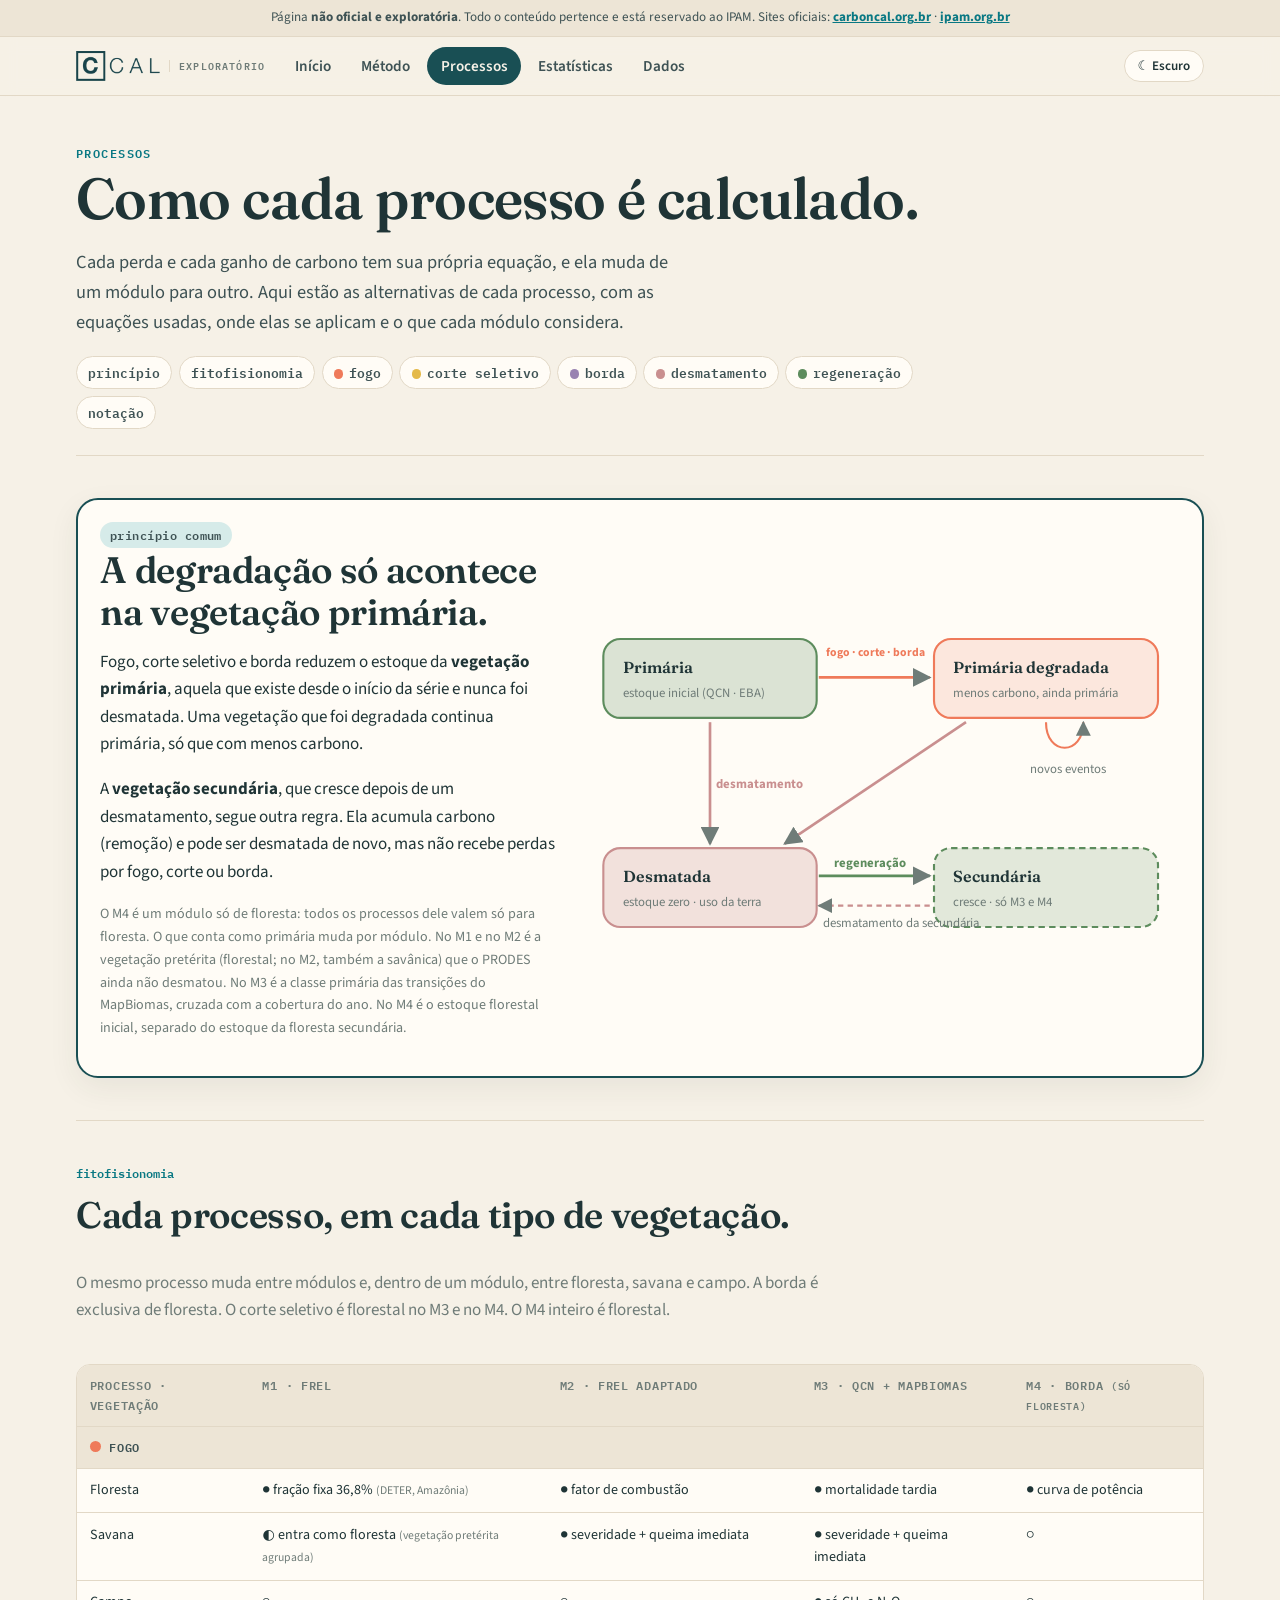
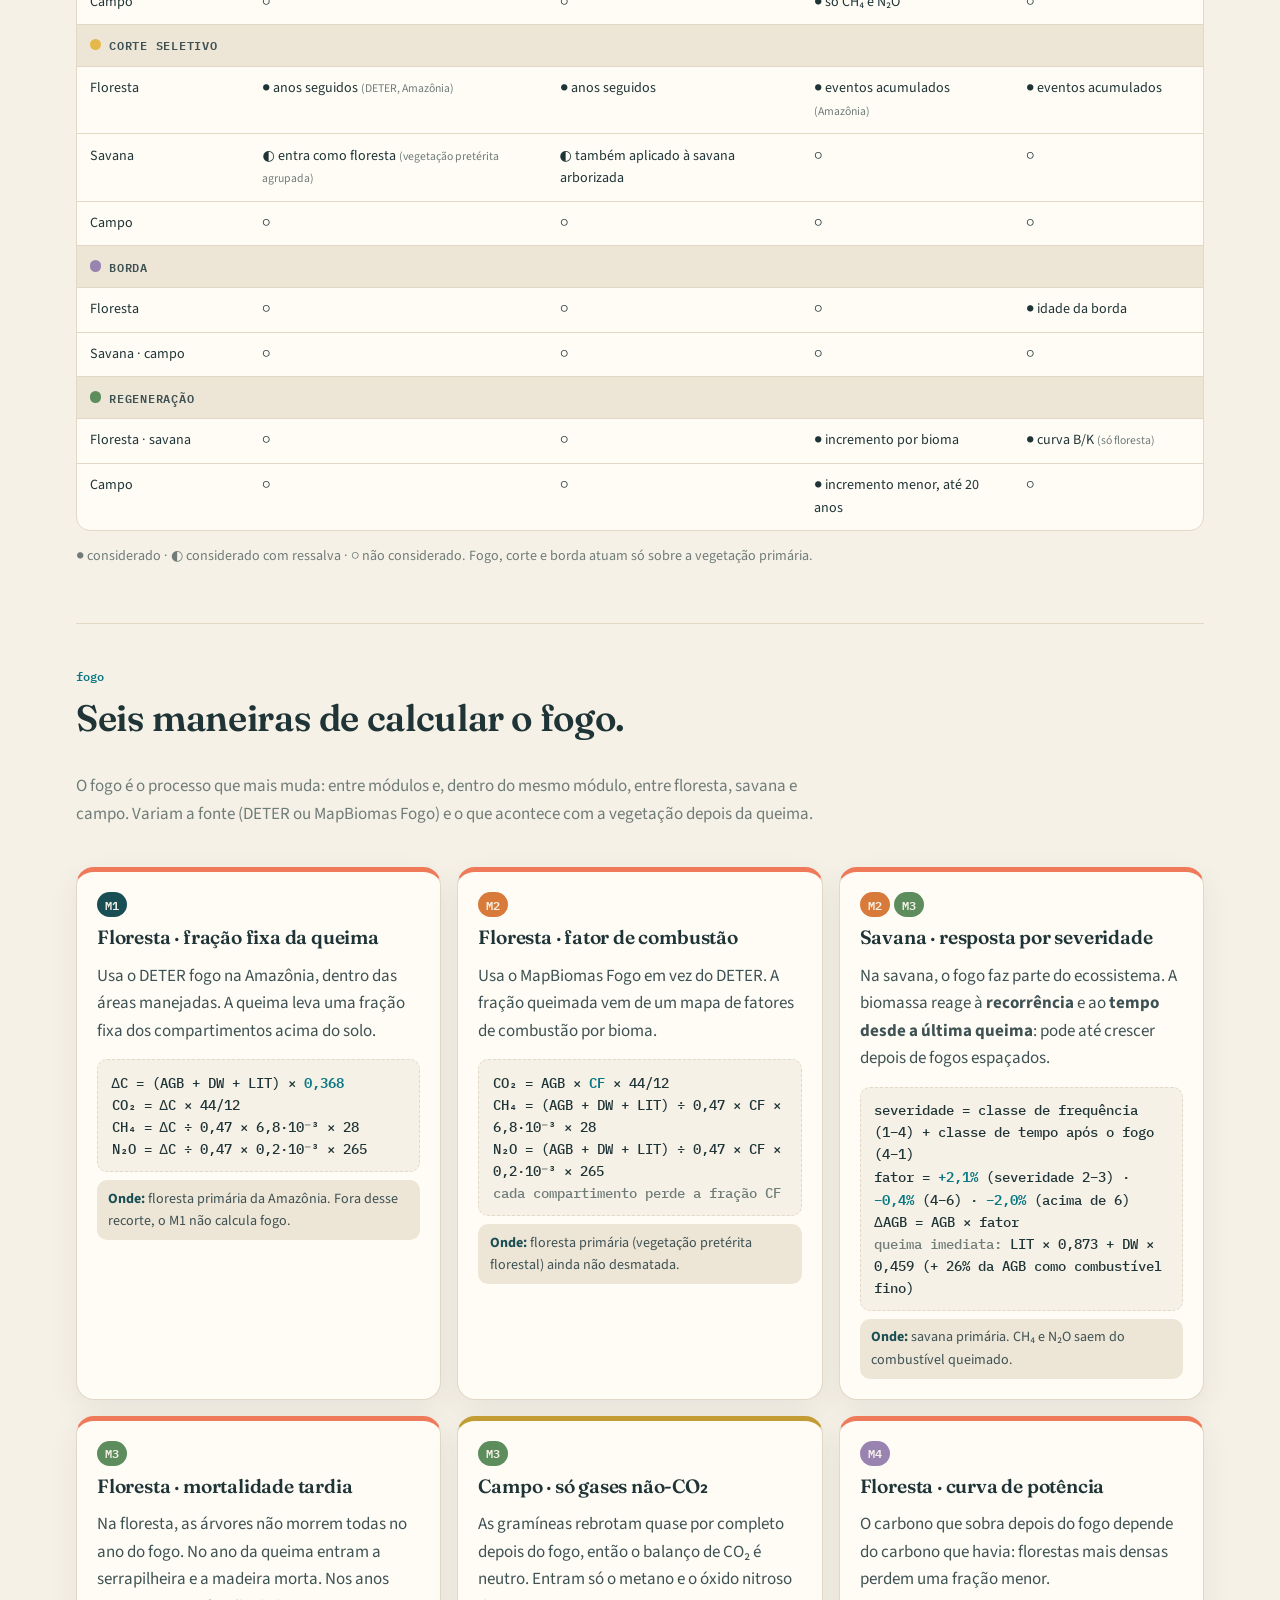
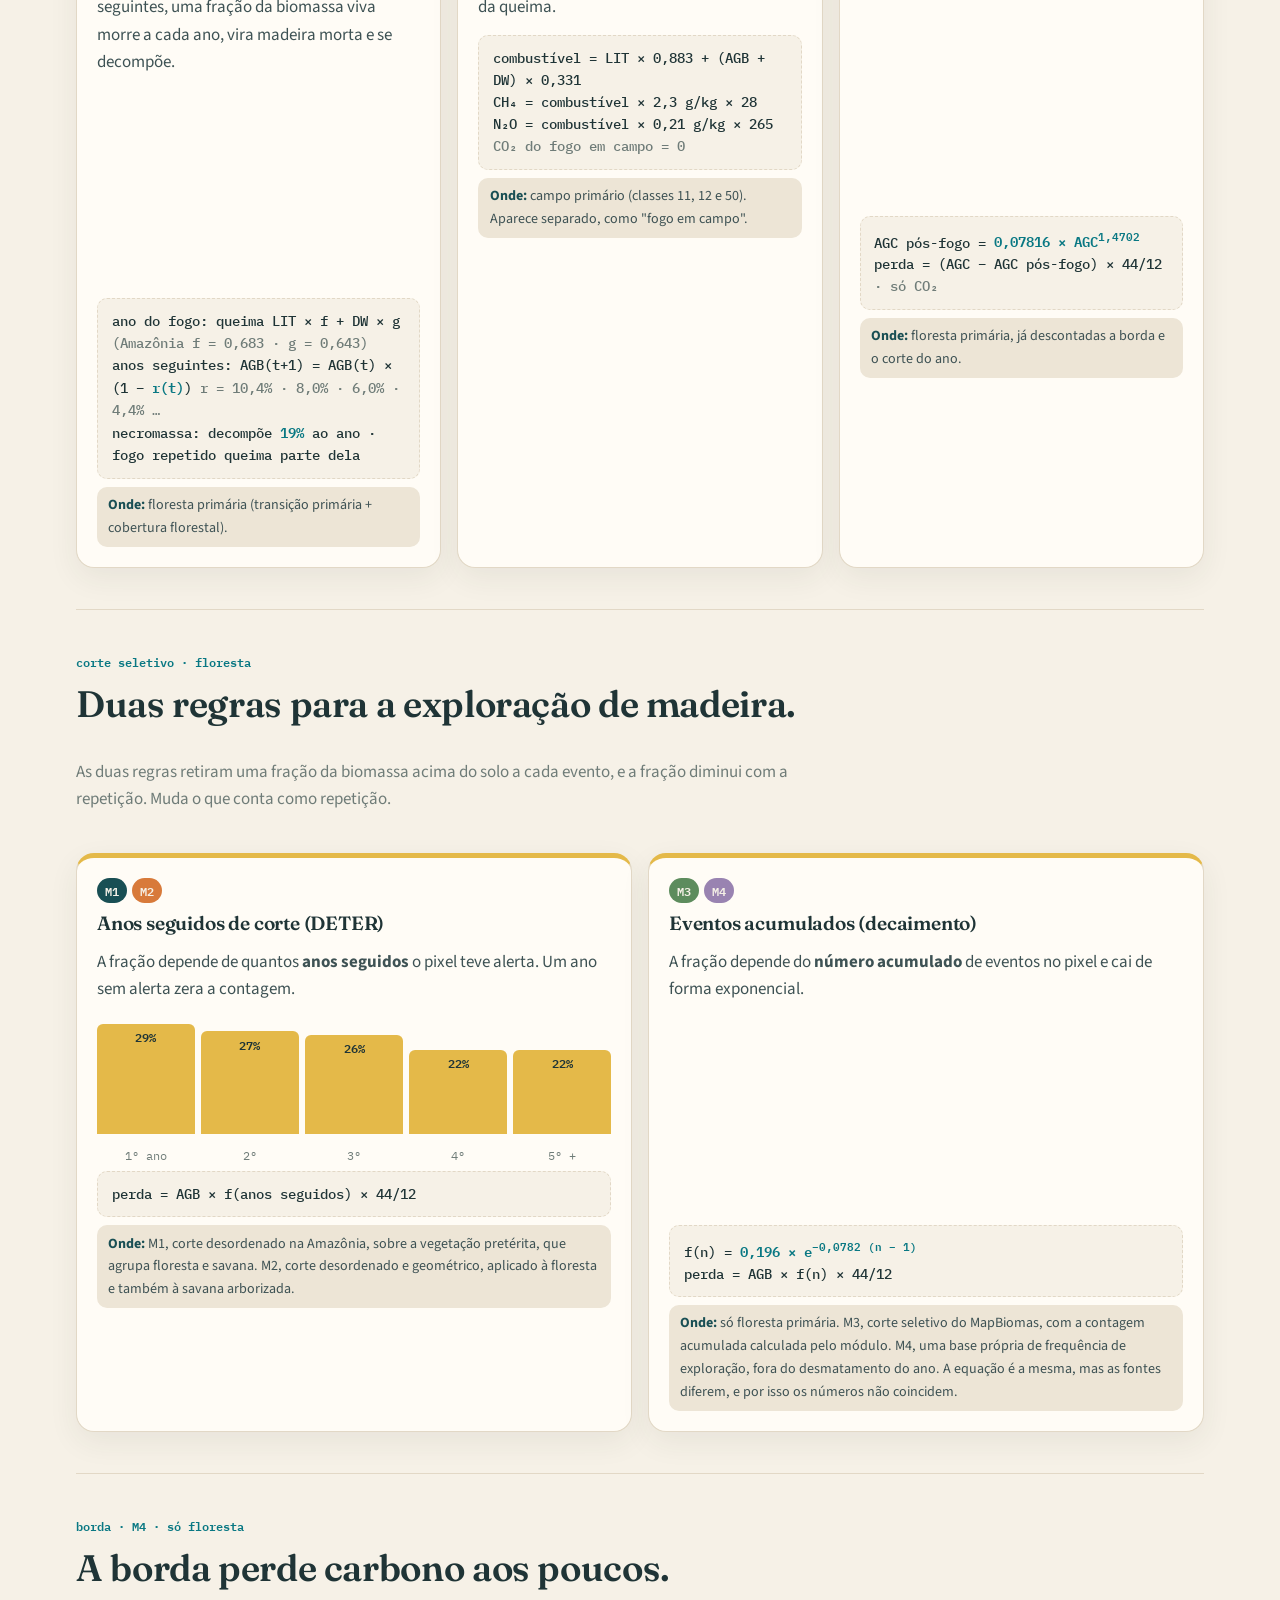
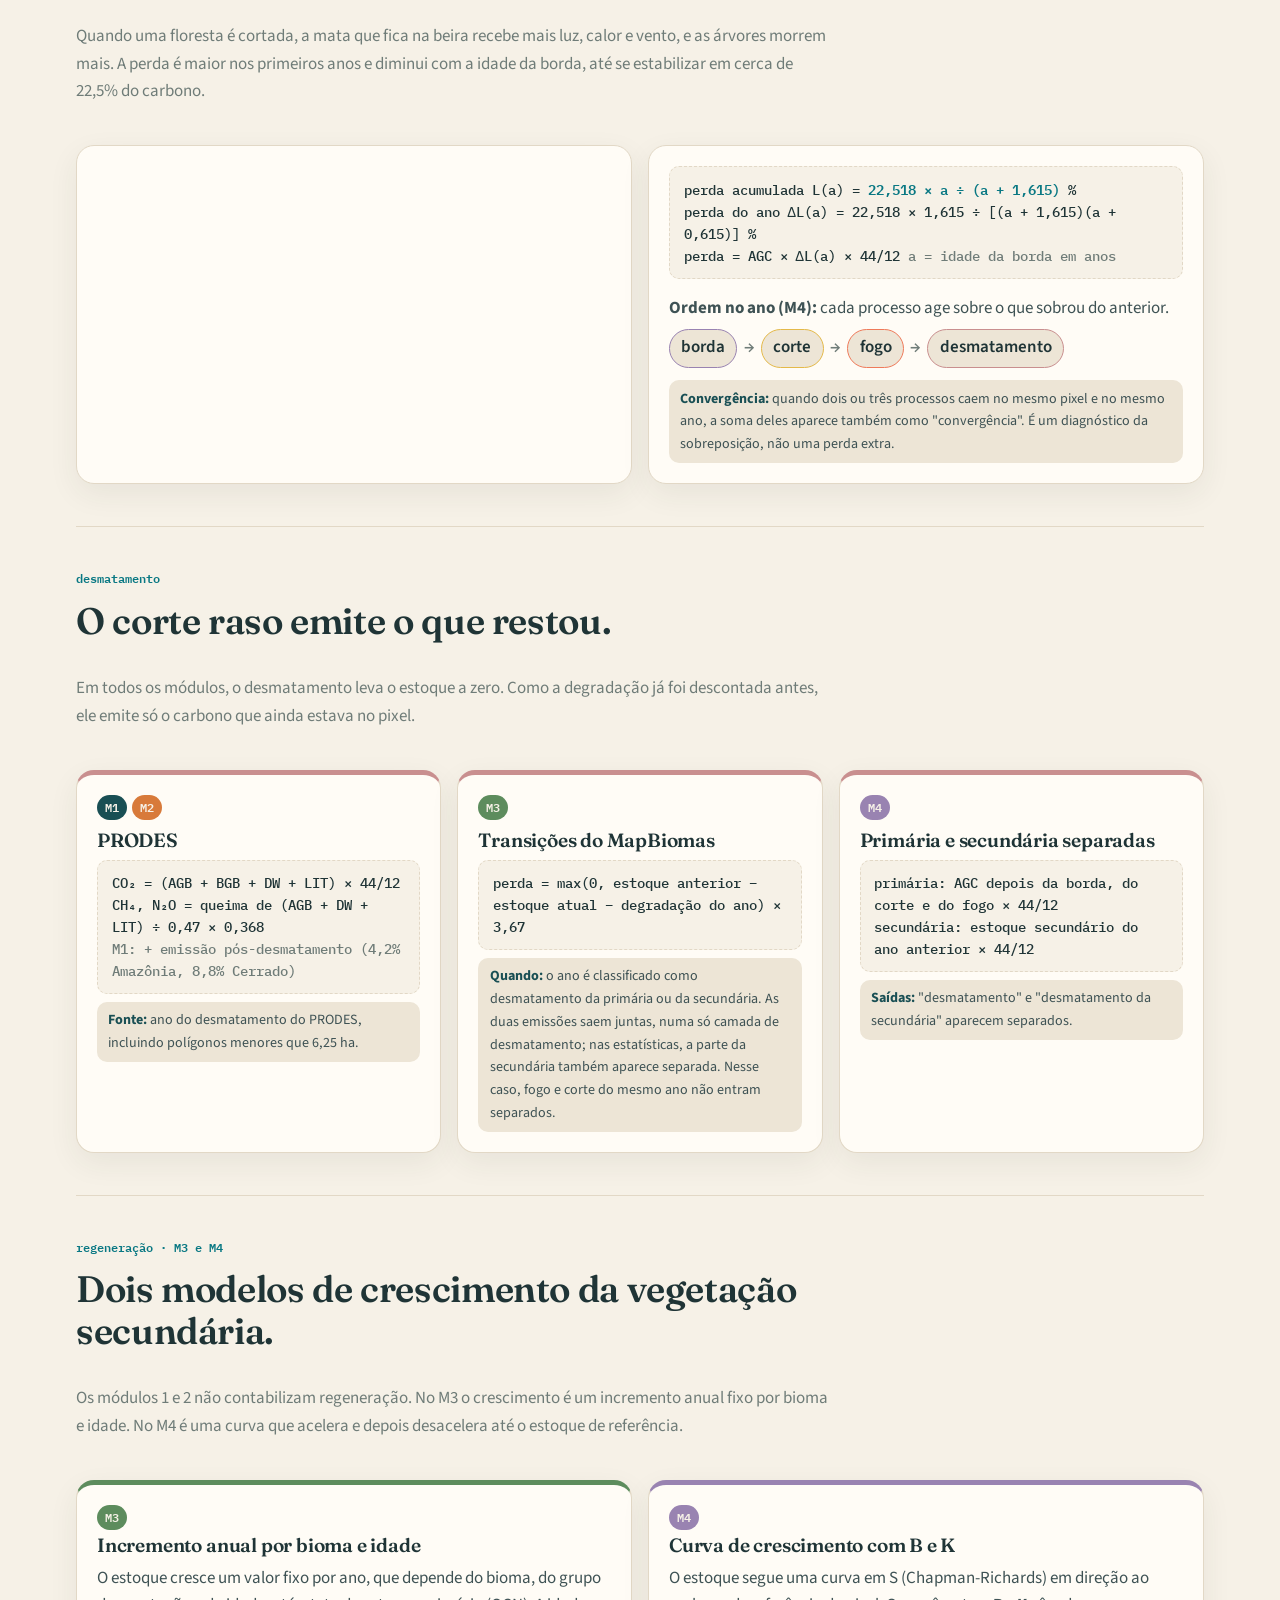
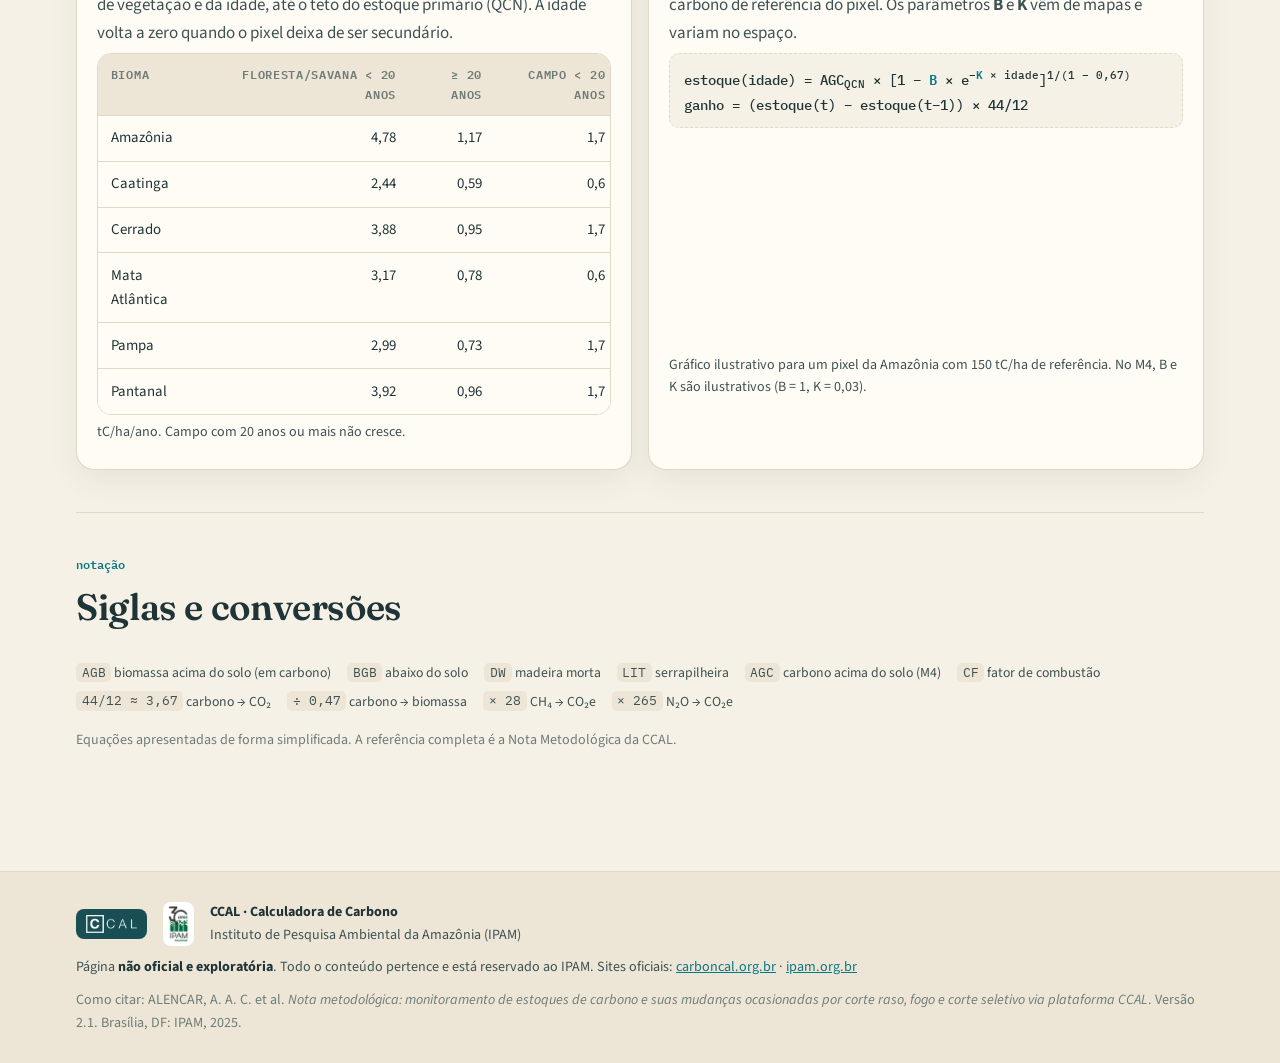
<file: docs/processos.html>
<!doctype html>
<html lang="pt-BR">
<head>
<meta charset="utf-8">
<meta name="viewport" content="width=device-width, initial-scale=1">
<title>CCAL · Processos</title>
<link rel="preconnect" href="https://fonts.googleapis.com"><link rel="preconnect" href="https://fonts.gstatic.com" crossorigin>
<link href="https://fonts.googleapis.com/css2?family=Fraunces:opsz,wght@9..144,500;9..144,600&family=IBM+Plex+Mono:wght@500;600&family=Source+Sans+3:wght@400;600;700&display=swap" rel="stylesheet">
<link rel="stylesheet" href="assets/site.css">
<style>
.toc{display:flex;flex-wrap:wrap;gap:.4rem;margin-top:1rem}
.toc a{font:600 .8rem var(--mono);text-decoration:none;padding:.3rem .7rem;border:1px solid var(--line);border-radius:99px;color:var(--ink-2);background:var(--card)}
.toc a i{display:inline-block;width:.6rem;height:.6rem;border-radius:50%;margin-right:.35rem;vertical-align:middle}
.primary{display:grid;grid-template-columns:minmax(0,1fr) minmax(0,1.3fr);gap:1.4rem;align-items:center;background:var(--card);border:2px solid var(--brand);border-radius:22px;padding:1.4rem;box-shadow:var(--shadow)}
.primary h2{margin-top:0}
.states svg{width:100%;height:auto}
.states text{font-family:var(--body);fill:var(--ink)}
.states .lbl{font-size:12px;fill:var(--muted)}
.states .t{font:600 15px var(--display)}
.alt{display:grid;grid-template-columns:repeat(auto-fit,minmax(min(330px,100%),1fr));gap:1rem}
.alt .card{display:flex;flex-direction:column;gap:.5rem;border-top:5px solid var(--c)}
.alt h3{margin:0}
.who{display:flex;flex-wrap:wrap;gap:.3rem}
.who span{font:600 .72rem var(--mono);padding:.15rem .5rem;border-radius:99px;color:var(--paper);background:var(--mc)}
.where{font-size:.88rem;color:var(--ink-2);background:var(--paper-2);border-radius:10px;padding:.45rem .7rem}
.where b{color:var(--brand)}
.eq{font:500 .86rem/1.6 var(--mono);background:var(--paper);border:1px dashed var(--line);border-radius:10px;padding:.7rem .85rem;overflow-wrap:anywhere;color:var(--ink)}
.eq .c{color:var(--muted)}
.eq b{color:var(--accent);font-weight:600}
.legend-eq{display:flex;flex-wrap:wrap;gap:.4rem 1rem;font-size:.86rem;color:var(--ink-2)}
.legend-eq code{font-size:.8rem}
.mini{position:relative;height:200px}
.steps{display:flex;align-items:flex-end;gap:.4rem;height:110px;margin:.4rem 0}
.steps div{flex:1;background:var(--logging);border-radius:6px 6px 0 0;display:flex;align-items:flex-start;justify-content:center;font:600 .78rem var(--mono);color:var(--ink);padding-top:.2rem}
.steps-l{display:flex;gap:.4rem;font:.72rem var(--mono);color:var(--muted)}
.steps-l span{flex:1;text-align:center}
.order{display:flex;flex-wrap:wrap;align-items:center;gap:.4rem;font-weight:600}
.order span{padding:.3rem .7rem;border-radius:99px;background:var(--paper-2);border:1px solid var(--line)}
.order i{color:var(--muted);font-style:normal}
table.fito td{font-size:.88rem}
table.fito td small{color:var(--muted)}
table.fito tr.g td{background:var(--paper-2);font:600 .78rem var(--mono);letter-spacing:.06em;text-transform:uppercase;color:var(--ink-2)}
table.fito td:not(:first-child){color:var(--ink)}
table.rates{min-width:520px}
table.rates td,table.rates th{text-align:right}
table.rates td:first-child,table.rates th:first-child{text-align:left}
@media (max-width:860px){.primary{grid-template-columns:1fr}}
</style>
</head>
<body>
<script src="assets/site.js"></script>
<main>
  <section class="hero">
    <div class="eyebrow">Processos</div>
    <h1>Como cada processo é calculado.</h1>
    <p class="lead">Cada perda e cada ganho de carbono tem sua própria equação, e ela muda de um módulo para outro. Aqui estão as alternativas de cada processo, com as equações usadas, onde elas se aplicam e o que cada módulo considera.</p>
    <nav class="toc" aria-label="Processos">
      <a href="#primaria">princípio</a><a href="#fitofisionomia">fitofisionomia</a><a href="#fogo"><i style="background:var(--fire)"></i>fogo</a><a href="#corte"><i style="background:var(--logging)"></i>corte seletivo</a><a href="#borda"><i style="background:var(--edge)"></i>borda</a><a href="#desmatamento"><i style="background:var(--defor)"></i>desmatamento</a><a href="#regeneracao"><i style="background:var(--regen)"></i>regeneração</a><a href="#notacao">notação</a>
    </nav>
  </section>

  <section class="block" id="primaria">
    <div class="primary">
      <div>
        <span class="tag">princípio comum</span>
        <h2>A degradação só acontece na vegetação primária.</h2>
        <p>Fogo, corte seletivo e borda reduzem o estoque da <strong>vegetação primária</strong>, aquela que existe desde o início da série e nunca foi desmatada. Uma vegetação que foi degradada continua primária, só que com menos carbono.</p>
        <p>A <strong>vegetação secundária</strong>, que cresce depois de um desmatamento, segue outra regra. Ela acumula carbono (remoção) e pode ser desmatada de novo, mas não recebe perdas por fogo, corte ou borda.</p>
        <p class="small muted">O M4 é um módulo só de floresta: todos os processos dele valem só para floresta. O que conta como primária muda por módulo. No M1 e no M2 é a vegetação pretérita (florestal; no M2, também a savânica) que o PRODES ainda não desmatou. No M3 é a classe primária das transições do MapBiomas, cruzada com a cobertura do ano. No M4 é o estoque florestal inicial, separado do estoque da floresta secundária.</p>
      </div>
      <div class="states">
        <svg viewBox="0 0 560 330" role="img" aria-label="Estados do pixel: primária, primária degradada, desmatada e secundária">
          <defs><marker id="ar" viewBox="0 0 10 10" refX="9" refY="5" markerWidth="7" markerHeight="7" orient="auto"><path d="M0,0 L10,5 L0,10 z" style="fill:var(--muted)"/></marker></defs>
          <rect x="20" y="30" width="200" height="74" rx="16" style="fill:color-mix(in srgb,var(--sage) 22%,var(--card));stroke:var(--sage);stroke-width:2"/>
          <text class="t" x="38" y="62">Primária</text><text class="lbl" x="38" y="84">estoque inicial (QCN · EBA)</text>
          <rect x="330" y="30" width="210" height="74" rx="16" style="fill:color-mix(in srgb,var(--fire) 16%,var(--card));stroke:var(--fire);stroke-width:2"/>
          <text class="t" x="348" y="62">Primária degradada</text><text class="lbl" x="348" y="84">menos carbono, ainda primária</text>
          <rect x="20" y="226" width="200" height="74" rx="16" style="fill:color-mix(in srgb,var(--defor) 25%,var(--card));stroke:var(--defor);stroke-width:2"/>
          <text class="t" x="38" y="258">Desmatada</text><text class="lbl" x="38" y="280">estoque zero · uso da terra</text>
          <rect x="330" y="226" width="210" height="74" rx="16" style="fill:color-mix(in srgb,var(--regen) 18%,var(--card));stroke:var(--regen);stroke-width:2;stroke-dasharray:6 4"/>
          <text class="t" x="348" y="258">Secundária</text><text class="lbl" x="348" y="280">cresce · só M3 e M4</text>
          <path d="M222,66 L326,66" style="stroke:var(--fire);stroke-width:2.5;fill:none" marker-end="url(#ar)"/>
          <text class="lbl" x="229" y="46" style="fill:var(--fire);font-weight:700;font-size:11px">fogo · corte · borda</text>
          <path d="M435,108 C435,140 470,140 470,108" style="stroke:var(--fire);stroke-width:2;fill:none" marker-end="url(#ar)"/>
          <text class="lbl" x="420" y="156">novos eventos</text>
          <path d="M120,108 L120,222" style="stroke:var(--defor);stroke-width:2.5;fill:none" marker-end="url(#ar)"/>
          <path d="M360,108 L190,222" style="stroke:var(--defor);stroke-width:2.5;fill:none" marker-end="url(#ar)"/>
          <text class="lbl" x="126" y="170" style="fill:var(--defor);font-weight:700">desmatamento</text>
          <path d="M222,252 L326,252" style="stroke:var(--regen);stroke-width:2.5;fill:none" marker-end="url(#ar)"/>
          <text class="lbl" x="236" y="244" style="fill:var(--regen);font-weight:700">regeneração</text>
          <path d="M326,280 L222,280" style="stroke:var(--defor);stroke-width:2;fill:none;stroke-dasharray:5 4" marker-end="url(#ar)"/>
          <text class="lbl" x="226" y="300">desmatamento da secundária</text>
        </svg>
      </div>
    </div>
  </section>


  <section class="block" id="fitofisionomia">
    <div class="sec-head"><span class="num">fitofisionomia</span><h2>Cada processo, em cada tipo de vegetação.</h2>
      <p class="muted">O mesmo processo muda entre módulos e, dentro de um módulo, entre floresta, savana e campo. A borda é exclusiva de floresta. O corte seletivo é florestal no M3 e no M4. O M4 inteiro é florestal.</p></div>
    <div class="table-wrap"><table class="fito">
      <thead><tr><th>Processo · vegetação</th><th>M1 · FREL</th><th>M2 · FREL adaptado</th><th>M3 · QCN + MapBiomas</th><th>M4 · borda <small>(só floresta)</small></th></tr></thead>
      <tbody>
        <tr class="g"><td colspan="5"><i class="dot" style="background:var(--fire)"></i> Fogo</td></tr>
        <tr><td>Floresta</td><td>● fração fixa 36,8% <small>(DETER, Amazônia)</small></td><td>● fator de combustão</td><td>● mortalidade tardia</td><td>● curva de potência</td></tr>
        <tr><td>Savana</td><td>◐ entra como floresta <small>(vegetação pretérita agrupada)</small></td><td>● severidade + queima imediata</td><td>● severidade + queima imediata</td><td>○</td></tr>
        <tr><td>Campo</td><td>○</td><td>○</td><td>● só CH₄ e N₂O</td><td>○</td></tr>
        <tr class="g"><td colspan="5"><i class="dot" style="background:var(--logging)"></i> Corte seletivo</td></tr>
        <tr><td>Floresta</td><td>● anos seguidos <small>(DETER, Amazônia)</small></td><td>● anos seguidos</td><td>● eventos acumulados <small>(Amazônia)</small></td><td>● eventos acumulados</td></tr>
        <tr><td>Savana</td><td>◐ entra como floresta <small>(vegetação pretérita agrupada)</small></td><td>◐ também aplicado à savana arborizada</td><td>○</td><td>○</td></tr>
        <tr><td>Campo</td><td>○</td><td>○</td><td>○</td><td>○</td></tr>
        <tr class="g"><td colspan="5"><i class="dot" style="background:var(--edge)"></i> Borda</td></tr>
        <tr><td>Floresta</td><td>○</td><td>○</td><td>○</td><td>● idade da borda</td></tr>
        <tr><td>Savana · campo</td><td>○</td><td>○</td><td>○</td><td>○</td></tr>
        <tr class="g"><td colspan="5"><i class="dot" style="background:var(--regen)"></i> Regeneração</td></tr>
        <tr><td>Floresta · savana</td><td>○</td><td>○</td><td>● incremento por bioma</td><td>● curva B/K <small>(só floresta)</small></td></tr>
        <tr><td>Campo</td><td>○</td><td>○</td><td>● incremento menor, até 20 anos</td><td>○</td></tr>
      </tbody>
    </table></div>
    <p class="small muted">● considerado · ◐ considerado com ressalva · ○ não considerado. Fogo, corte e borda atuam só sobre a vegetação primária.</p>
  </section>
  <section class="block" id="fogo">
    <div class="sec-head"><span class="num">fogo</span><h2>Seis maneiras de calcular o fogo.</h2>
      <p class="muted">O fogo é o processo que mais muda: entre módulos e, dentro do mesmo módulo, entre floresta, savana e campo. Variam a fonte (DETER ou MapBiomas Fogo) e o que acontece com a vegetação depois da queima.</p></div>
    <div class="alt">
      <article class="card" style="--c:var(--fire)">
        <div class="who"><span style="--mc:var(--m1)">M1</span></div>
        <h3>Floresta · fração fixa da queima</h3>
        <p>Usa o DETER fogo na Amazônia, dentro das áreas manejadas. A queima leva uma fração fixa dos compartimentos acima do solo.</p>
        <div class="eq">ΔC = (AGB + DW + LIT) × <b>0,368</b><br>CO₂ = ΔC × 44/12<br>CH₄ = ΔC ÷ 0,47 × 6,8·10⁻³ × 28<br>N₂O = ΔC ÷ 0,47 × 0,2·10⁻³ × 265</div>
        <div class="where"><b>Onde:</b> floresta primária da Amazônia. Fora desse recorte, o M1 não calcula fogo.</div>
      </article>
      <article class="card" style="--c:var(--fire)">
        <div class="who"><span style="--mc:var(--m2)">M2</span></div>
        <h3>Floresta · fator de combustão</h3>
        <p>Usa o MapBiomas Fogo em vez do DETER. A fração queimada vem de um mapa de fatores de combustão por bioma.</p>
        <div class="eq">CO₂ = AGB × <b>CF</b> × 44/12<br>CH₄ = (AGB + DW + LIT) ÷ 0,47 × CF × 6,8·10⁻³ × 28<br>N₂O = (AGB + DW + LIT) ÷ 0,47 × CF × 0,2·10⁻³ × 265<br><span class="c">cada compartimento perde a fração CF</span></div>
        <div class="where"><b>Onde:</b> floresta primária (vegetação pretérita florestal) ainda não desmatada.</div>
      </article>
      <article class="card" style="--c:var(--fire)">
        <div class="who"><span style="--mc:var(--m2)">M2</span><span style="--mc:var(--m3)">M3</span></div>
        <h3>Savana · resposta por severidade</h3>
        <p>Na savana, o fogo faz parte do ecossistema. A biomassa reage à <strong>recorrência</strong> e ao <strong>tempo desde a última queima</strong>: pode até crescer depois de fogos espaçados.</p>
        <div class="eq">severidade = classe de frequência (1–4) + classe de tempo após o fogo (4–1)<br>fator = <b>+2,1%</b> (severidade 2–3) · <b>−0,4%</b> (4–6) · <b>−2,0%</b> (acima de 6)<br>ΔAGB = AGB × fator<br><span class="c">queima imediata:</span> LIT × 0,873 + DW × 0,459 (+ 26% da AGB como combustível fino)</div>
        <div class="where"><b>Onde:</b> savana primária. CH₄ e N₂O saem do combustível queimado.</div>
      </article>
      <article class="card" style="--c:var(--fire)">
        <div class="who"><span style="--mc:var(--m3)">M3</span></div>
        <h3>Floresta · mortalidade tardia</h3>
        <p>Na floresta, as árvores não morrem todas no ano do fogo. No ano da queima entram a serrapilheira e a madeira morta. Nos anos seguintes, uma fração da biomassa viva morre a cada ano, vira madeira morta e se decompõe.</p>
        <div class="mini"><canvas id="cFate"></canvas></div>
        <div class="eq">ano do fogo: queima LIT × f + DW × g <span class="c">(Amazônia f = 0,683 · g = 0,643)</span><br>anos seguintes: AGB(t+1) = AGB(t) × (1 − <b>r(t)</b>) <span class="c">r = 10,4% · 8,0% · 6,0% · 4,4% …</span><br>necromassa: decompõe <b>19%</b> ao ano · fogo repetido queima parte dela</div>
        <div class="where"><b>Onde:</b> floresta primária (transição primária + cobertura florestal).</div>
      </article>
      <article class="card" style="--c:var(--grass)">
        <div class="who"><span style="--mc:var(--m3)">M3</span></div>
        <h3>Campo · só gases não-CO₂</h3>
        <p>As gramíneas rebrotam quase por completo depois do fogo, então o balanço de CO₂ é neutro. Entram só o metano e o óxido nitroso da queima.</p>
        <div class="eq">combustível = LIT × 0,883 + (AGB + DW) × 0,331<br>CH₄ = combustível × 2,3 g/kg × 28<br>N₂O = combustível × 0,21 g/kg × 265<br><span class="c">CO₂ do fogo em campo = 0</span></div>
        <div class="where"><b>Onde:</b> campo primário (classes 11, 12 e 50). Aparece separado, como "fogo em campo".</div>
      </article>
      <article class="card" style="--c:var(--fire)">
        <div class="who"><span style="--mc:var(--m4)">M4</span></div>
        <h3>Floresta · curva de potência</h3>
        <p>O carbono que sobra depois do fogo depende do carbono que havia: florestas mais densas perdem uma fração menor.</p>
        <div class="mini"><canvas id="cM4fire"></canvas></div>
        <div class="eq">AGC pós-fogo = <b>0,07816 × AGC<sup>1,4702</sup></b><br>perda = (AGC − AGC pós-fogo) × 44/12 <span class="c">· só CO₂</span></div>
        <div class="where"><b>Onde:</b> floresta primária, já descontadas a borda e o corte do ano.</div>
      </article>
    </div>
  </section>

  <section class="block" id="corte">
    <div class="sec-head"><span class="num">corte seletivo · floresta</span><h2>Duas regras para a exploração de madeira.</h2>
      <p class="muted">As duas regras retiram uma fração da biomassa acima do solo a cada evento, e a fração diminui com a repetição. Muda o que conta como repetição.</p></div>
    <div class="alt">
      <article class="card" style="--c:var(--logging)">
        <div class="who"><span style="--mc:var(--m1)">M1</span><span style="--mc:var(--m2)">M2</span></div>
        <h3>Anos seguidos de corte (DETER)</h3>
        <p>A fração depende de quantos <strong>anos seguidos</strong> o pixel teve alerta. Um ano sem alerta zera a contagem.</p>
        <div class="steps"><div style="height:100%">29%</div><div style="height:93%">27%</div><div style="height:90%">26%</div><div style="height:76%">22%</div><div style="height:76%">22%</div></div>
        <div class="steps-l"><span>1º ano</span><span>2º</span><span>3º</span><span>4º</span><span>5º +</span></div>
        <div class="eq">perda = AGB × f(anos seguidos) × 44/12</div>
        <div class="where"><b>Onde:</b> M1, corte desordenado na Amazônia, sobre a vegetação pretérita, que agrupa floresta e savana. M2, corte desordenado e geométrico, aplicado à floresta e também à savana arborizada.</div>
      </article>
      <article class="card" style="--c:var(--logging)">
        <div class="who"><span style="--mc:var(--m3)">M3</span><span style="--mc:var(--m4)">M4</span></div>
        <h3>Eventos acumulados (decaimento)</h3>
        <p>A fração depende do <strong>número acumulado</strong> de eventos no pixel e cai de forma exponencial.</p>
        <div class="mini"><canvas id="cLog"></canvas></div>
        <div class="eq">f(n) = <b>0,196 × e<sup>−0,0782 (n − 1)</sup></b><br>perda = AGB × f(n) × 44/12</div>
        <div class="where"><b>Onde:</b> só floresta primária. M3, corte seletivo do MapBiomas, com a contagem acumulada calculada pelo módulo. M4, uma base própria de frequência de exploração, fora do desmatamento do ano. A equação é a mesma, mas as fontes diferem, e por isso os números não coincidem.</div>
      </article>
    </div>
  </section>

  <section class="block" id="borda">
    <div class="sec-head"><span class="num">borda · M4 · só floresta</span><h2>A borda perde carbono aos poucos.</h2>
      <p class="muted">Quando uma floresta é cortada, a mata que fica na beira recebe mais luz, calor e vento, e as árvores morrem mais. A perda é maior nos primeiros anos e diminui com a idade da borda, até se estabilizar em cerca de 22,5% do carbono.</p></div>
    <div class="grid two">
      <div class="card"><div class="mini" style="height:240px"><canvas id="cEdge"></canvas></div></div>
      <div class="card">
        <div class="eq">perda acumulada L(a) = <b>22,518 × a ÷ (a + 1,615)</b> %<br>perda do ano ΔL(a) = 22,518 × 1,615 ÷ [(a + 1,615)(a + 0,615)] %<br>perda = AGC × ΔL(a) × 44/12 <span class="c">a = idade da borda em anos</span></div>
        <p style="margin-top:1rem"><strong>Ordem no ano (M4):</strong> cada processo age sobre o que sobrou do anterior.</p>
        <div class="order"><span style="border-color:var(--edge)">borda</span><i>→</i><span style="border-color:var(--logging)">corte</span><i>→</i><span style="border-color:var(--fire)">fogo</span><i>→</i><span style="border-color:var(--defor)">desmatamento</span></div>
        <div class="where" style="margin-top:.8rem"><b>Convergência:</b> quando dois ou três processos caem no mesmo pixel e no mesmo ano, a soma deles aparece também como "convergência". É um diagnóstico da sobreposição, não uma perda extra.</div>
      </div>
    </div>
  </section>

  <section class="block" id="desmatamento">
    <div class="sec-head"><span class="num">desmatamento</span><h2>O corte raso emite o que restou.</h2>
      <p class="muted">Em todos os módulos, o desmatamento leva o estoque a zero. Como a degradação já foi descontada antes, ele emite só o carbono que ainda estava no pixel.</p></div>
    <div class="alt">
      <article class="card" style="--c:var(--defor)"><div class="who"><span style="--mc:var(--m1)">M1</span><span style="--mc:var(--m2)">M2</span></div><h3>PRODES</h3>
        <div class="eq">CO₂ = (AGB + BGB + DW + LIT) × 44/12<br>CH₄, N₂O = queima de (AGB + DW + LIT) ÷ 0,47 × 0,368<br><span class="c">M1: + emissão pós-desmatamento (4,2% Amazônia, 8,8% Cerrado)</span></div>
        <div class="where"><b>Fonte:</b> ano do desmatamento do PRODES, incluindo polígonos menores que 6,25 ha.</div></article>
      <article class="card" style="--c:var(--defor)"><div class="who"><span style="--mc:var(--m3)">M3</span></div><h3>Transições do MapBiomas</h3>
        <div class="eq">perda = max(0, estoque anterior − estoque atual − degradação do ano) × 3,67</div>
        <div class="where"><b>Quando:</b> o ano é classificado como desmatamento da primária ou da secundária. As duas emissões saem juntas, numa só camada de desmatamento; nas estatísticas, a parte da secundária também aparece separada. Nesse caso, fogo e corte do mesmo ano não entram separados.</div></article>
      <article class="card" style="--c:var(--defor)"><div class="who"><span style="--mc:var(--m4)">M4</span></div><h3>Primária e secundária separadas</h3>
        <div class="eq">primária: AGC depois da borda, do corte e do fogo × 44/12<br>secundária: estoque secundário do ano anterior × 44/12</div>
        <div class="where"><b>Saídas:</b> "desmatamento" e "desmatamento da secundária" aparecem separados.</div></article>
    </div>
  </section>

  <section class="block" id="regeneracao">
    <div class="sec-head"><span class="num">regeneração · M3 e M4</span><h2>Dois modelos de crescimento da vegetação secundária.</h2>
      <p class="muted">Os módulos 1 e 2 não contabilizam regeneração. No M3 o crescimento é um incremento anual fixo por bioma e idade. No M4 é uma curva que acelera e depois desacelera até o estoque de referência.</p></div>
    <div class="grid two">
      <div class="card" style="border-top:5px solid var(--m3)">
        <div class="who"><span style="--mc:var(--m3)">M3</span></div>
        <h3>Incremento anual por bioma e idade</h3>
        <p>O estoque cresce um valor fixo por ano, que depende do bioma, do grupo de vegetação e da idade, até o teto do estoque primário (QCN). A idade volta a zero quando o pixel deixa de ser secundário.</p>
        <div class="table-wrap"><table class="rates">
          <thead><tr><th>Bioma</th><th>Floresta/savana &lt; 20 anos</th><th>≥ 20 anos</th><th>Campo &lt; 20 anos</th></tr></thead>
          <tbody>
            <tr><td>Amazônia</td><td>4,78</td><td>1,17</td><td>1,7</td></tr>
            <tr><td>Caatinga</td><td>2,44</td><td>0,59</td><td>0,6</td></tr>
            <tr><td>Cerrado</td><td>3,88</td><td>0,95</td><td>1,7</td></tr>
            <tr><td>Mata Atlântica</td><td>3,17</td><td>0,78</td><td>0,6</td></tr>
            <tr><td>Pampa</td><td>2,99</td><td>0,73</td><td>1,7</td></tr>
            <tr><td>Pantanal</td><td>3,92</td><td>0,96</td><td>1,7</td></tr>
          </tbody></table></div>
        <p class="small muted">tC/ha/ano. Campo com 20 anos ou mais não cresce.</p>
      </div>
      <div class="card" style="border-top:5px solid var(--m4)">
        <div class="who"><span style="--mc:var(--m4)">M4</span></div>
        <h3>Curva de crescimento com B e K</h3>
        <p>O estoque segue uma curva em S (Chapman-Richards) em direção ao carbono de referência do pixel. Os parâmetros <strong>B</strong> e <strong>K</strong> vêm de mapas e variam no espaço.</p>
        <div class="eq">estoque(idade) = AGC<sub>QCN</sub> × [1 − <b>B</b> × e<sup>−<b>K</b> × idade</sup>]<sup>1/(1 − 0,67)</sup><br>ganho = (estoque(t) − estoque(t−1)) × 44/12</div>
        <div class="mini" style="height:220px"><canvas id="cRegen"></canvas></div>
        <p class="small muted">Gráfico ilustrativo para um pixel da Amazônia com 150 tC/ha de referência. No M4, B e K são ilustrativos (B = 1, K = 0,03).</p>
      </div>
    </div>
  </section>

  <section class="block" id="notacao">
    <div class="sec-head"><span class="num">notação</span><h2>Siglas e conversões</h2></div>
    <div class="legend-eq">
      <span><code>AGB</code> biomassa acima do solo (em carbono)</span><span><code>BGB</code> abaixo do solo</span><span><code>DW</code> madeira morta</span><span><code>LIT</code> serrapilheira</span>
      <span><code>AGC</code> carbono acima do solo (M4)</span><span><code>CF</code> fator de combustão</span><span><code>44/12 ≈ 3,67</code> carbono → CO₂</span><span><code>÷ 0,47</code> carbono → biomassa</span>
      <span><code>× 28</code> CH₄ → CO₂e</span><span><code>× 265</code> N₂O → CO₂e</span>
    </div>
    <p class="small muted" style="margin-top:1rem">Equações apresentadas de forma simplificada. A referência completa é a Nota Metodológica da CCAL.</p>
  </section>
</main>
<script src="assets/chart.umd.min.js"></script>
<script>
const C = n => window.ccalColor(n);
const charts = {};
function mk(id, cfg) { if (charts[id]) charts[id].destroy(); Chart.defaults.color = C('muted'); Chart.defaults.borderColor = C('line'); Chart.defaults.font.family = getComputedStyle(document.body).fontFamily; charts[id] = new Chart(document.getElementById(id), cfg); }
const opts = (x, y, extra = {}) => ({maintainAspectRatio: false, animation: false, plugins: {legend: {display: !!extra.legend, position: 'bottom', labels: {boxWidth: 12}}}, scales: {x: {title: {display: true, text: x}}, y: {title: {display: true, text: y}, beginAtZero: true}}, ...extra.o});
function draw() {
  // M3 floresta: mortalidade tardia (AGB relativa após um fogo)
  const r = [0, .104, .08, .06, .044, .032, .023, .016, .011, .008, .006, .004, .003, .002, .001, .001, .001];
  let a = 100; const agb = [100]; for (let t = 1; t <= 16; t++) { a *= 1 - r[t]; agb.push(+a.toFixed(1)); }
  mk('cFate', {type: 'line', data: {labels: agb.map((_, i) => i), datasets: [{data: agb, borderColor: C('fire'), backgroundColor: C('fire'), pointRadius: 2, tension: .3, fill: false}]}, options: opts('anos depois do fogo', 'AGB restante (%)', {o: {scales: {x: {title: {display: true, text: 'anos depois do fogo'}}, y: {min: 50, max: 100, title: {display: true, text: 'AGB restante (%)'}}}}})});
  // M4 fogo: perda relativa por densidade
  const xs = [20, 40, 60, 80, 100, 120, 140, 160]; const loss = xs.map(x => +(100 * (1 - Math.min(x, .07816 * Math.pow(x, 1.4702)) / x)).toFixed(1));
  mk('cM4fire', {type: 'bar', data: {labels: xs, datasets: [{data: loss, backgroundColor: C('fire'), borderRadius: 4}]}, options: opts('AGC antes do fogo (tC/ha)', 'perda (%)')});
  // corte: decaimento
  const ns = [1, 2, 3, 4, 5, 6, 7, 8]; const fr = ns.map(n => +(19.6 * Math.exp(-.0782 * (n - 1))).toFixed(1));
  mk('cLog', {type: 'bar', data: {labels: ns.map(n => n + 'º'), datasets: [{data: fr, backgroundColor: C('logging'), borderRadius: 4}]}, options: opts('evento (acumulado)', 'fração da AGB (%)')});
  // borda
  const ages = Array.from({length: 30}, (_, i) => i + 1);
  mk('cEdge', {data: {labels: ages, datasets: [
    {type: 'bar', label: 'perda do ano (%)', data: ages.map(a => +(22.518 * 1.615 / ((a + 1.615) * (a + .615))).toFixed(2)), backgroundColor: C('edge'), yAxisID: 'y', borderRadius: 3},
    {type: 'line', label: 'perda acumulada (%)', data: ages.map(a => +(22.518 * a / (a + 1.615)).toFixed(1)), borderColor: C('brand'), backgroundColor: C('brand'), yAxisID: 'y2', pointRadius: 0, borderWidth: 2.5}]},
    options: {maintainAspectRatio: false, animation: false, plugins: {legend: {position: 'bottom', labels: {boxWidth: 12}}}, scales: {x: {title: {display: true, text: 'idade da borda (anos)'}}, y: {beginAtZero: true, title: {display: true, text: 'perda do ano (%)'}}, y2: {position: 'right', min: 0, max: 25, grid: {drawOnChartArea: false}, title: {display: true, text: 'acumulada (%)'}}}}});
  // regeneração M3 × M4
  const yrs = Array.from({length: 61}, (_, i) => i); const cap = 150;
  let s = 0; const m3 = yrs.map(t => { if (t > 0) s = Math.min(cap, s + (t < 20 ? 4.7841 : 1.1698)); return +s.toFixed(1); });
  const m4 = yrs.map(t => t ? +(cap * Math.pow(Math.max(0, 1 - Math.exp(-.03 * t)), 1 / (1 - .67))).toFixed(1) : 0);
  mk('cRegen', {type: 'line', data: {labels: yrs, datasets: [{label: 'M3 · incremento fixo', data: m3, borderColor: C('m3'), backgroundColor: C('m3'), pointRadius: 0, borderWidth: 2.5}, {label: 'M4 · curva B/K', data: m4, borderColor: C('m4'), backgroundColor: C('m4'), pointRadius: 0, borderWidth: 2.5}]}, options: opts('idade da secundária (anos)', 'estoque (tC/ha)', {legend: true, o: {plugins: {legend: {position: 'bottom', labels: {boxWidth: 12}}}, scales: {x: {title: {display: true, text: 'idade da secundária (anos)'}, ticks: {maxTicksLimit: 7}}, y: {beginAtZero: true, title: {display: true, text: 'estoque (tC/ha)'}}}}})});
}
draw();
document.addEventListener('ccal-theme', draw);
</script>
</body>
</html>
</file>
<file: docs/assets/site.css>
/* CCAL · site exploratório. Tema claro terroso/pastel (padrão) e escuro terroso. */
:root{
  --ink:#1f3436;--ink-2:#3e5254;--muted:#6f7c78;--paper:#f6f1e7;--paper-2:#ede5d6;--card:#fffcf6;--line:#e2d8c6;
  --accent:#097883;--accent-soft:#d6ebe9;--brand:#194f54;--sand:#e8d9bd;
  --clay:#c9765a;--ochre:#e4b949;--sage:#5d8c5d;--mauve:#9983b1;--sky:#a3c6e7;--rose:#8f4f57;
  --m1:#194f54;--m2:#d87a3a;--m3:#5d8c5d;--m4:#9983b1;
  --fire:#ef7a5a;--logging:#e4b949;--defor:#c98f8f;--regen:#5d8c5d;--edge:#9983b1;--grass:#c39d33;--stock:#357d7e;--net:#f29a2e;
  --warn-bg:#f7ecd2;--warn-line:#c39d33;
  --shadow:0 10px 30px rgba(40,50,40,.07);
  --display:"Fraunces",Georgia,"Times New Roman",serif;
  --body:"Source Sans 3",system-ui,-apple-system,"Segoe UI",sans-serif;
  --mono:"IBM Plex Mono",ui-monospace,Consolas,monospace;
}
:root[data-theme=dark]{
  --ink:#f1e8da;--ink-2:#ddd0bd;--muted:#bba892;--paper:#33291f;--paper-2:#3c3127;--card:#44382d;--line:#5d4c3d;
  --accent:#7cc9c9;--accent-soft:#2f4a48;--brand:#9fd6d2;--sand:#5a4a37;
  --clay:#e39a7c;--ochre:#efcd70;--sage:#9cc18f;--mauve:#c3aedb;--sky:#b9d5ef;--rose:#f0c2c6;
  --m1:#7cc9c9;--m2:#f0a46d;--m3:#9cc18f;--m4:#c3aedb;
  --fire:#f59a7f;--logging:#efcd70;--defor:#e4b0b0;--regen:#9cc18f;--edge:#c3aedb;--grass:#e2c56a;--stock:#8fcbc7;--net:#f7b866;
  --warn-bg:#4d3d26;--warn-line:#e2c56a;--shadow:0 10px 30px rgba(0,0,0,.25);
}
*{box-sizing:border-box}
html{scroll-behavior:smooth}
body{margin:0;background:var(--paper);color:var(--ink);font:17px/1.62 var(--body);-webkit-font-smoothing:antialiased}
a{color:var(--accent)}
img,svg{max-width:100%}
.notice{background:var(--paper-2);border-bottom:1px solid var(--line);color:var(--ink-2);font-size:.82rem;text-align:center;padding:.45rem 1rem}
.notice a{font-weight:700}
.top{position:sticky;top:0;z-index:20;background:color-mix(in srgb,var(--paper) 92%,transparent);backdrop-filter:blur(8px);border-bottom:1px solid var(--line)}
.top-in{max-width:1160px;margin:auto;padding:.65rem 1rem;display:flex;align-items:center;gap:1rem}
.brand{display:flex;align-items:center;gap:.55rem;text-decoration:none;color:var(--ink);white-space:nowrap}
.brand img{height:30px;width:auto;filter:brightness(0) saturate(100%) invert(22%) sepia(18%) saturate(1200%) hue-rotate(140deg)}
:root[data-theme=dark] .brand img{filter:none}
.brand small{font:600 .62rem/1.2 var(--mono);letter-spacing:.12em;text-transform:uppercase;color:var(--muted);border-left:1px solid var(--line);padding-left:.55rem}
.top nav{display:flex;gap:.2rem;overflow-x:auto;flex:1;scrollbar-width:none}
.top nav a{padding:.42rem .85rem;border-radius:999px;text-decoration:none;color:var(--ink-2);font-weight:600;font-size:.95rem;white-space:nowrap}
.top nav a:hover{background:var(--accent-soft)}
.top nav a[aria-current=page]{background:var(--brand);color:var(--paper)}
.theme{border:1px solid var(--line);background:var(--card);color:var(--ink);border-radius:999px;padding:.38rem .8rem;font:600 .82rem var(--body);cursor:pointer;white-space:nowrap}
main{max-width:1160px;margin:auto;padding:0 1rem 4rem}
.hero{padding:3.2rem 0 1.6rem;max-width:860px}
.eyebrow{font:600 .74rem/1 var(--mono);letter-spacing:.12em;text-transform:uppercase;color:var(--accent)}
h1,h2,h3{font-family:var(--display);font-weight:600;letter-spacing:-.01em;color:var(--ink)}
h1{font-size:clamp(2.1rem,5.4vw,3.6rem);line-height:1.05;margin:.6rem 0 1rem}
h2{font-size:clamp(1.6rem,3.4vw,2.3rem);line-height:1.12;margin:.4rem 0 .8rem}
h3{font-size:1.2rem;line-height:1.25;margin:.2rem 0 .5rem}
.lead{font-size:1.15rem;color:var(--ink-2);max-width:68ch}
.muted{color:var(--muted)}
.small{font-size:.88rem}
section.block{padding:2.6rem 0;border-top:1px solid var(--line)}
.sec-head{display:grid;grid-template-columns:minmax(0,1fr);gap:.3rem;margin-bottom:1.4rem;max-width:760px}
.sec-head .num{font:600 .78rem var(--mono);color:var(--accent)}
.grid{display:grid;grid-template-columns:repeat(auto-fit,minmax(min(230px,100%),1fr));gap:1rem}
.grid.two{grid-template-columns:repeat(auto-fit,minmax(min(320px,100%),1fr))}
.card{background:var(--card);border:1px solid var(--line);border-radius:18px;padding:1.25rem;box-shadow:var(--shadow)}
.card p{margin:.35rem 0;color:var(--ink-2)}
a.card{display:block;text-decoration:none;color:var(--ink);transition:transform .15s,border-color .15s}
a.card:hover{transform:translateY(-3px);border-color:var(--accent)}
.go{font-weight:700;color:var(--accent);font-size:.92rem}
.tag{display:inline-flex;align-items:center;gap:.35rem;font:600 .72rem var(--mono);letter-spacing:.04em;padding:.18rem .6rem;border-radius:99px;background:var(--accent-soft);color:var(--ink-2)}
.dot{display:inline-block;width:.72rem;height:.72rem;border-radius:50%;flex:none}
.big{font:600 clamp(1.8rem,4vw,2.5rem)/1.05 var(--display);color:var(--ink)}
.cta{display:flex;flex-wrap:wrap;gap:.7rem;margin-top:1.5rem}
.btn{display:inline-block;padding:.7rem 1.2rem;border-radius:999px;border:1px solid var(--ink);text-decoration:none;font-weight:700;color:var(--ink)}
.btn.primary{background:var(--brand);border-color:var(--brand);color:var(--paper)}
code{font:.84em var(--mono);background:var(--paper-2);padding:.08rem .35rem;border-radius:5px;overflow-wrap:anywhere}
.table-wrap{overflow-x:auto;border:1px solid var(--line);border-radius:14px;background:var(--card)}
table{width:100%;border-collapse:collapse;font-size:.93rem;min-width:560px}
th,td{text-align:left;padding:.65rem .8rem;border-bottom:1px solid var(--line);vertical-align:top}
tr:last-child td{border-bottom:0}
th{font:600 .72rem var(--mono);letter-spacing:.06em;text-transform:uppercase;color:var(--muted);background:var(--paper-2)}
.note{background:var(--warn-bg);border-left:4px solid var(--warn-line);padding:1rem 1.1rem;border-radius:10px;color:var(--ink)}
.note ul{margin:.3rem 0 0;padding-left:1.2rem}
.chips{display:flex;flex-wrap:wrap;gap:.4rem}
.seg{display:inline-flex;flex-wrap:wrap;gap:.3rem;background:var(--paper-2);padding:.25rem;border-radius:999px;border:1px solid var(--line)}
.seg button{border:0;background:transparent;color:var(--ink-2);font:600 .88rem var(--body);padding:.4rem .85rem;border-radius:999px;cursor:pointer}
.seg button:hover{background:var(--card)}
.seg button[aria-pressed=true]{background:var(--brand);color:var(--paper)}
.seg.wrap{border-radius:16px}
.flabel{display:block;font:600 .7rem var(--mono);letter-spacing:.08em;text-transform:uppercase;color:var(--muted);margin:0 0 .35rem .2rem}
.chart-box{position:relative;height:340px}
footer.site{border-top:1px solid var(--line);background:var(--paper-2);color:var(--ink-2);font-size:.88rem}
footer.site .in{max-width:1160px;margin:auto;padding:1.8rem 1rem;display:grid;gap:.6rem}
footer.site strong{color:var(--ink)}
@media (max-width:640px){body{font-size:16px}.hero{padding-top:2rem}.chart-box{height:280px}.theme .tl{display:none}.top-in{gap:.5rem}.brand small{display:none}.top nav a{padding:.4rem .6rem;font-size:.9rem}}
body{overflow-x:hidden}
.grid>*,.card,main>*{min-width:0}
@media (max-width:640px){.top nav a[href="index.html"]{display:none}}

.foot-logos{display:flex;align-items:center;gap:1rem;flex-wrap:wrap}
.foot-logos img{height:44px;width:auto;background:#fff;border-radius:8px;padding:4px}
.foot-logos img.ccal{height:30px;background:var(--brand);padding:6px 10px}
.seg button[aria-pressed=true] .dot{box-shadow:0 0 0 2px var(--paper)}
</file>
